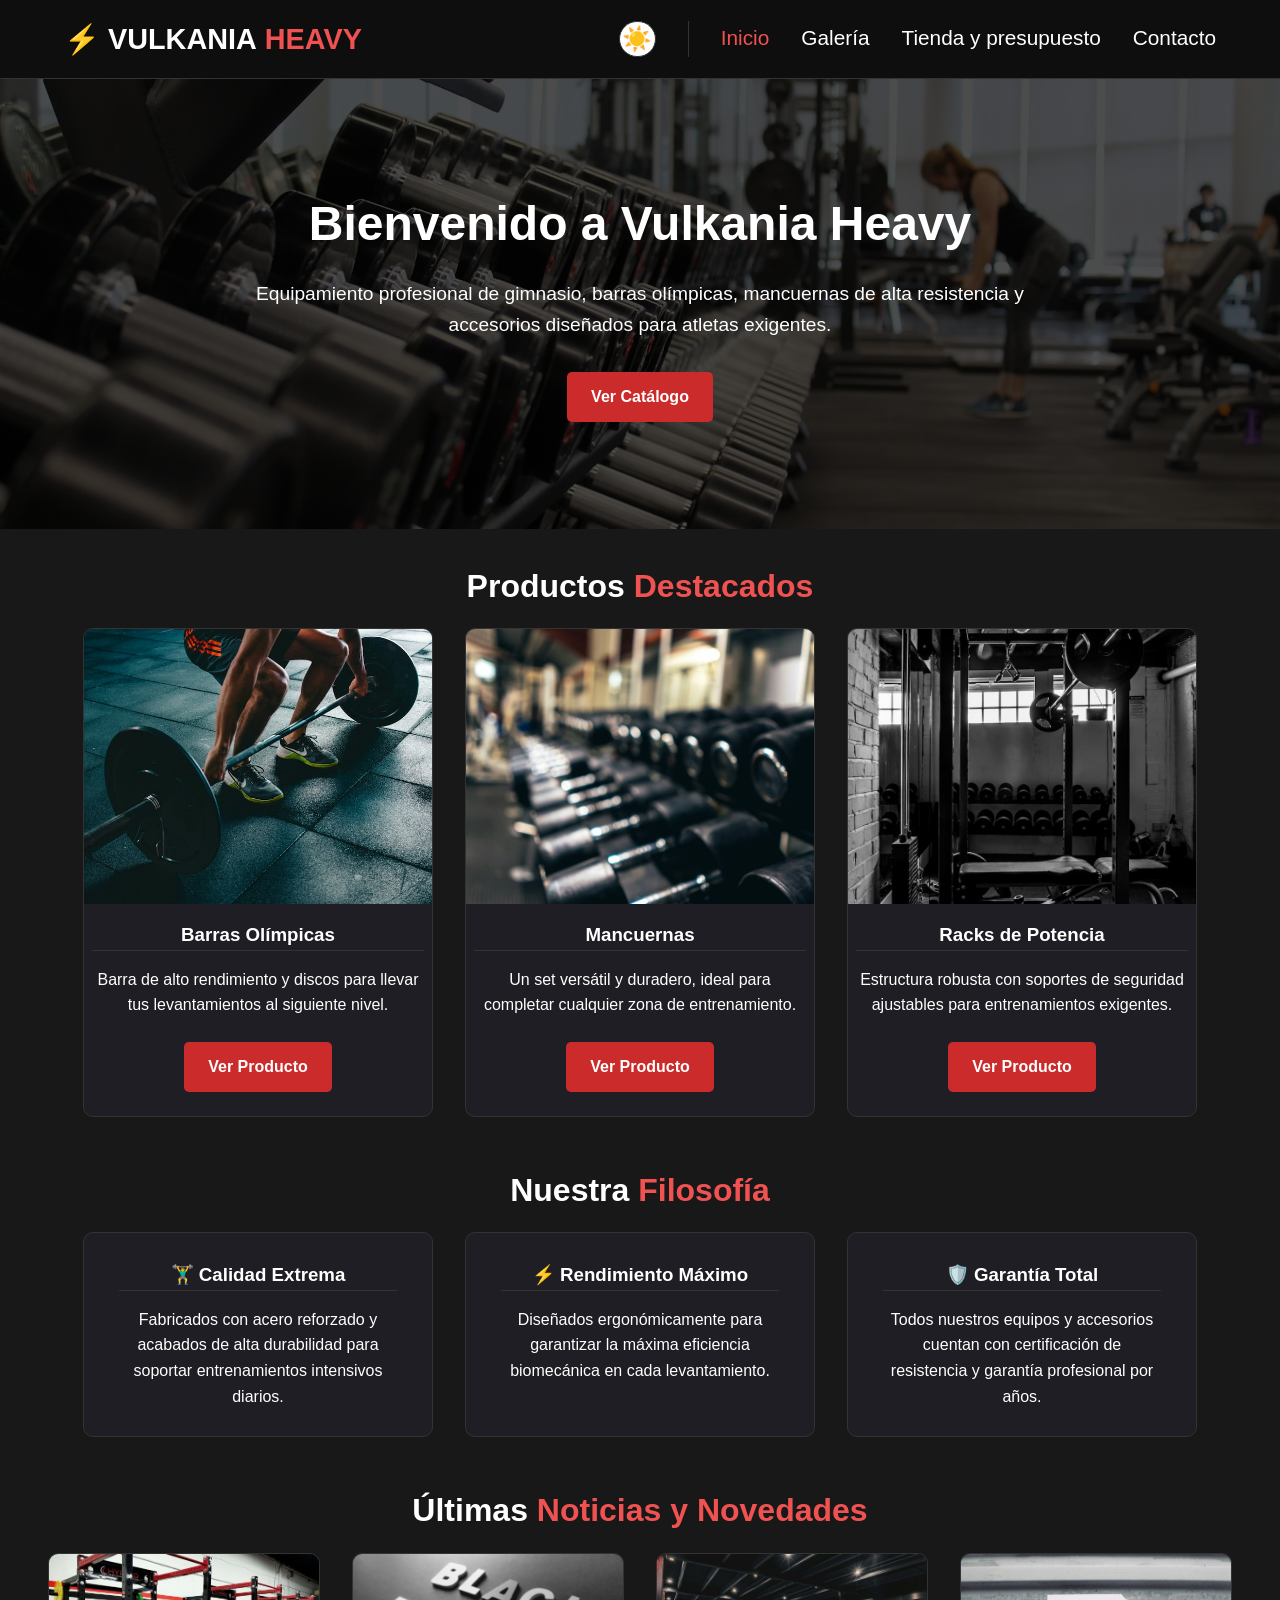
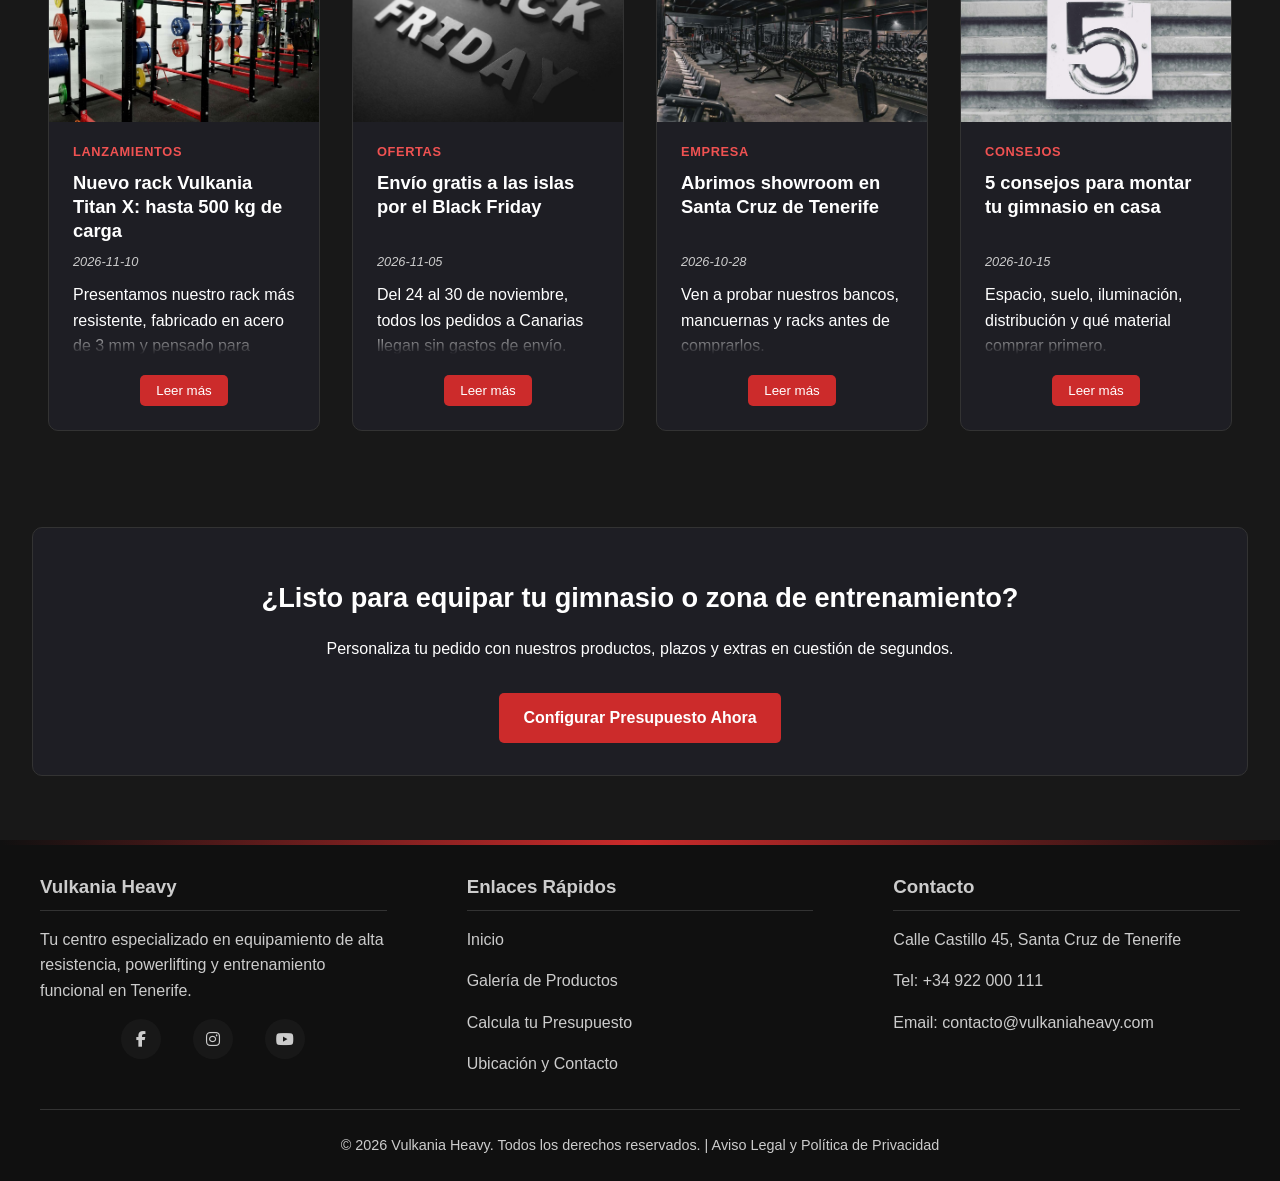
<file: index.html>
<!DOCTYPE html>
<html lang="es" data-tema="oscuro"> 
<head>
    <meta charset="UTF-8">
    <meta name="viewport" content="width=device-width, initial-scale=1.0">
    <meta name="description" content="Venta de productos de gimnasio online de alta calidad y accesorios para entrenamiento">
    <meta name="keywords" content="gimnasio, productos de gimnasio, accesorios de entrenamiento, venta online">
    <meta name="author" content="Miguel Yoel Gonzalez Martin">
    <title>Vulkania Heavy - Inicio</title>
    <!-- Favicon y manifest -->
        <link rel="icon" type="image/png" href="./assets/favicon/favicon-96x96.png" sizes="96x96">
        <link rel="icon" type="image/svg+xml" href="./assets/favicon/favicon.svg">
        <link rel="shortcut icon" href="./assets/favicon/favicon.ico">
        <link rel="apple-touch-icon" sizes="180x180" href="./assets/favicon/apple-touch-icon.png">
        <meta name="apple-mobile-web-app-title" content="Vulkania Heavy">
        <link rel="manifest" href="./assets/favicon/site.webmanifest">
    <!-- Estilos y scripts -->
    <link rel="stylesheet" href="https://cdnjs.cloudflare.com/ajax/libs/font-awesome/6.5.1/css/all.min.css">
    <link rel="stylesheet" href="./css/index.css">
    <link rel="stylesheet" href="./css/noticias.css">
    <script src="./js/index.js" defer></script>
    <script src="./js/noticias.js" defer></script>
</head>
<body>
    <header>
        <div class="nav-container">
            <a href="./index.html" class="logo">⚡ VULKANIA <span>HEAVY</span></a>
            <nav class="nav-links">
                <ul>
                    <li><button type="button" id="tema" class="tema" aria-label="Cambiar tema">🌙</button></li>
                    <li><a href="./index.html" class="active">Inicio</a></li>
                    <li><a href="./views/galeria.html">Galería</a></li>
                    <li><a href="./views/presupuesto.html">Tienda y presupuesto</a></li>
                    <li><a href="./views/contacto.html">Contacto</a></li>
                </ul>
            </nav>
        </div>
    </header>

    <main class="container">
        <!-- Sección 1: Portada -->
        <section class="banner">
            <div class="banner-content">
                <h1>Bienvenido a Vulkania Heavy</h1>
                <p>Equipamiento profesional de gimnasio, barras olímpicas, mancuernas de alta resistencia y accesorios diseñados para atletas exigentes.</p>
                <a href="./views/galeria.html" class="btn">Ver Catálogo</a>
            </div>
        </section>

        <!-- Sección 2: Productos Destacados -->
        <section class="productos-destacados">
            <h2 class="section-title">Productos <span>Destacados</span></h2>
            <div class="cards-grid">
                <div class="card">
                    <img class="card-img" src="./assets/images/producto1.jpg" alt="barra olímpica" width="400" height="400">
                    <h3>Barras Olímpicas</h3>
                    <p>Barra de alto rendimiento y discos para llevar tus levantamientos al siguiente nivel.</p>  
                    <a class="btn-cards" href="./views/galeria.html?categoria=Barras%20y%20discos">Ver Producto</a>        
                </div>

                <div class="card">
                    <img class="card-img" src="./assets/images/producto2.jpg" alt="mancuernas" width="400" height="400">
                    <h3>Mancuernas</h3>
                    <p>Un set versátil y duradero, ideal para completar cualquier zona de entrenamiento.</p>  
                    <a class="btn-cards" href="./views/galeria.html?categoria=Mancuernas%20y%20Kettlebells">Ver Producto</a>        
                </div>

                <div class="card">
                    <img class="card-img" src="./assets/images/producto3.jpg" alt="racks de potencia" width="400" height="400">
                    <h3>Racks de Potencia</h3>
                    <p>Estructura robusta con soportes de seguridad ajustables para entrenamientos exigentes.</p>  
                    <a class="btn-cards" href="./views/galeria.html?categoria=Racks%20y%20Bancos">Ver Producto</a>        
                </div>
            </div>
        </section>

        <!-- Sección 3: Nuestra Filosofía -->
        <section class="filosofia">
            <h2 class="section-title">Nuestra <span>Filosofía</span></h2>
            <div class="cards-grid">
                <div class="card">
                    <h3>🏋️‍♂️ Calidad Extrema</h3>
                    <p>Fabricados con acero reforzado y acabados de alta durabilidad para soportar entrenamientos intensivos diarios.</p>
                </div>
                <div class="card">
                    <h3>⚡ Rendimiento Máximo</h3>
                    <p>Diseñados ergonómicamente para garantizar la máxima eficiencia biomecánica en cada levantamiento.</p>
                </div>
                <div class="card">
                    <h3>🛡️ Garantía Total</h3>
                    <p>Todos nuestros equipos y accesorios cuentan con certificación de resistencia y garantía profesional por años.</p>
                </div>
            </div>
        </section>

        <!-- Sección 4: Noticias -->
        <section id="noticias">
            <h2 class="section-title">Últimas <span>Noticias y Novedades</span></h2>
            <div class="news-container">
                <p class="loading-news">Cargando noticias...</p>
            </div>
        </section>

        <!-- Sección 5: Llamada a Presupuesto -->
        <section class="llamada-presupuesto">
            <h2 class="section-title">¿Listo para equipar tu gimnasio o zona de entrenamiento?</h2>
            <p>Personaliza tu pedido con nuestros productos, plazos y extras en cuestión de segundos.</p>
            <a href="./views/presupuesto.html" class="btn">Configurar Presupuesto Ahora</a>
        </section>

    </main>

    <footer>
        <div class="footer-content">
            <div class="footer-col">
                <h3><a href="./index.html">Vulkania Heavy</a></h3>
                <p>Tu centro especializado en equipamiento de alta resistencia, powerlifting y entrenamiento funcional en Tenerife.</p>
                <div class="social-icons">
                    <a href="https://www.facebook.com" target="_blank" aria-label="Facebook" rel="noopener">
                        <i class="fa-brands fa-facebook-f"></i>
                    </a>

                    <a href="https://www.instagram.com" target="_blank" aria-label="Instagram" rel="noopener">
                        <i class="fa-brands fa-instagram"></i>
                    </a>

                    <a href="https://www.youtube.com" target="_blank" aria-label="YouTube" rel="noopener">
                        <i class="fa-brands fa-youtube"></i>
                    </a>
                </div>
            </div>
            <div class="footer-col">
                <h3>Enlaces Rápidos</h3>
                <p><a href="./index.html">Inicio</a></p>
                <p><a href="./views/galeria.html">Galería de Productos</a></p>
                <p><a href="./views/presupuesto.html">Calcula tu Presupuesto</a></p>
                <p><a href="./views/contacto.html">Ubicación y Contacto</a></p>
            </div>
            <div class="footer-col">
                <h3><a href="./views/contacto.html">Contacto</a></h3>
                <p>Calle Castillo 45, Santa Cruz de Tenerife</p>
                <p>Tel: +34 922 000 111</p>
                <p>Email: contacto@vulkaniaheavy.com</p>
            </div>
        </div>
        <div class="footer-bottom">
            <p>&copy; 2026 Vulkania Heavy. Todos los derechos reservados. | <a href="./views/politica-privacidad.html">Aviso Legal y Política de Privacidad</a></p>
        </div>
    </footer>
</body>
</html>
</file>
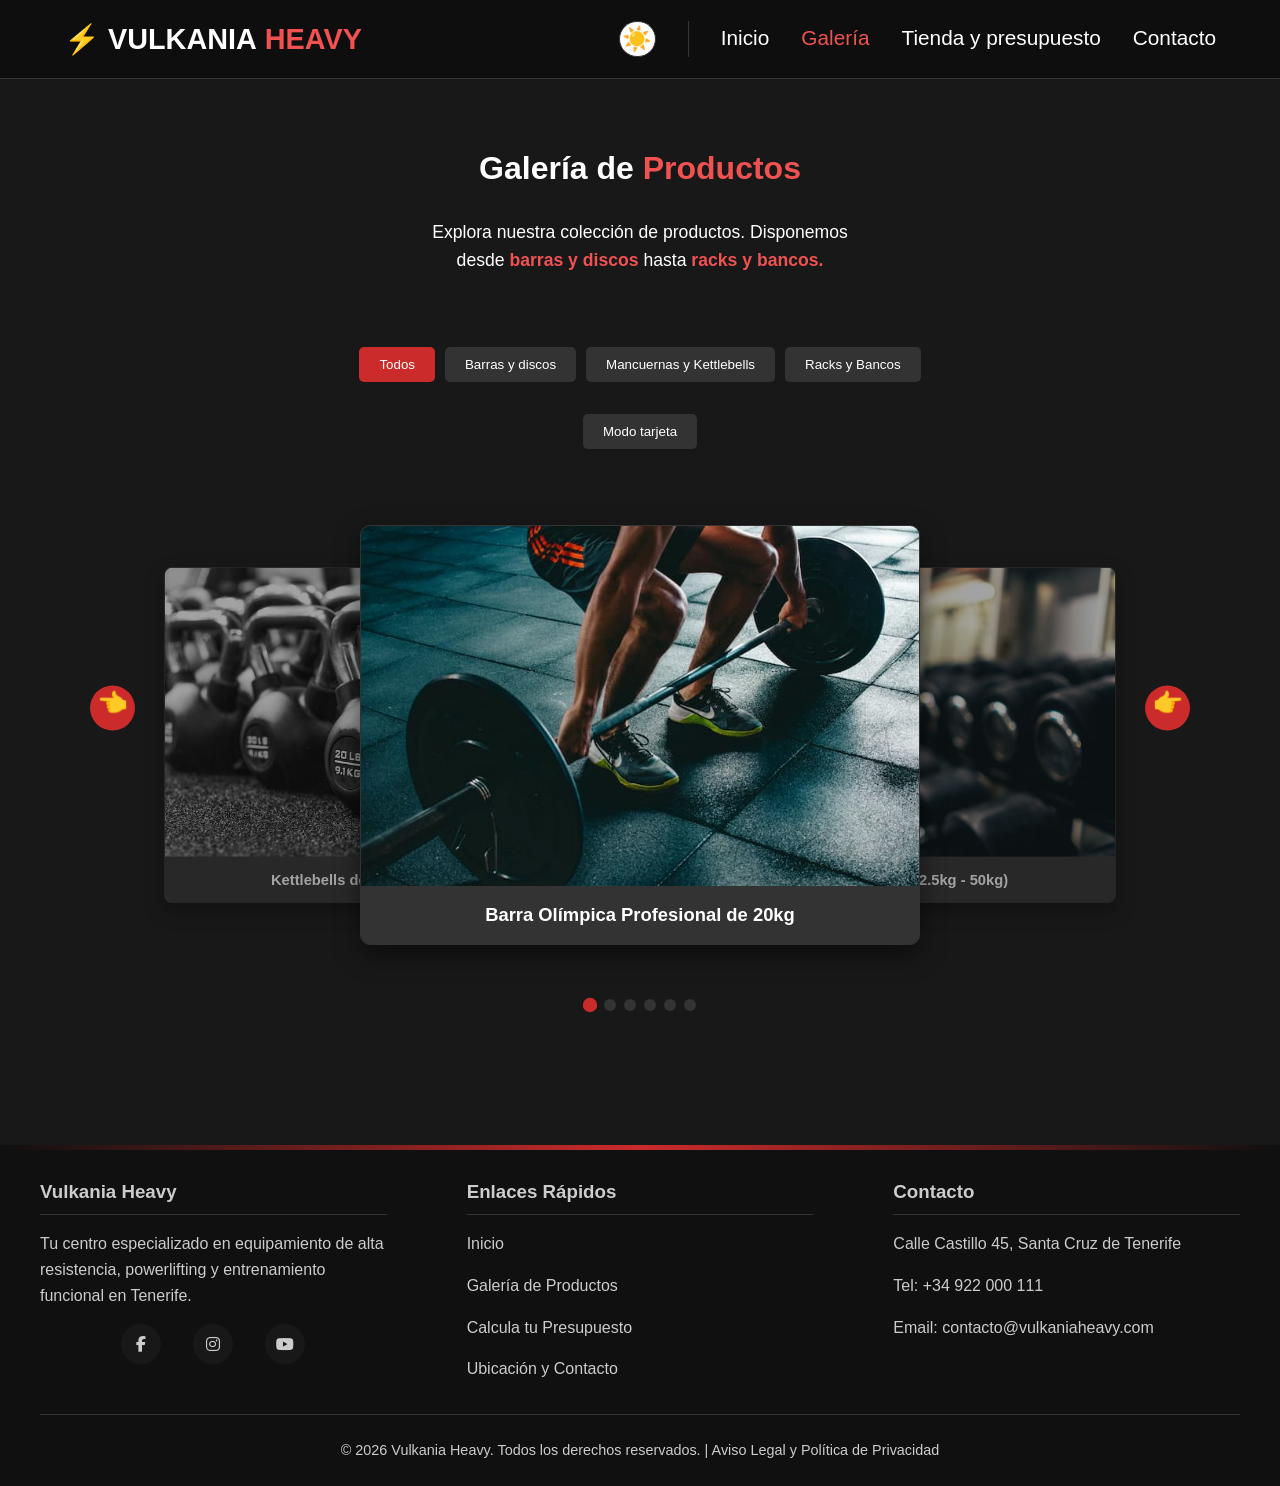
<file: views/galeria.html>
<!DOCTYPE html>
<html lang="es" data-tema="oscuro">
<head>
    <meta charset="UTF-8">
    <meta name="viewport" content="width=device-width, initial-scale=1.0">
    <meta name="description" content="Galería de productos de gimnasio de Vulkania Heavy: barras, discos, mancuernas, kettlebells, racks y bancos">
    <meta name="keywords" content="gimnasio, productos de gimnasio, accesorios de entrenamiento, venta online">
    <meta name="author" content="Miguel Yoel Gonzalez Martin">
    <title>Vulkania Heavy - Galería</title>
    <!-- Favicon y manifest -->
        <link rel="icon" type="image/png" href="../assets/favicon/favicon-96x96.png" sizes="96x96">
        <link rel="icon" type="image/svg+xml" href="../assets/favicon/favicon.svg">
        <link rel="shortcut icon" href="../assets/favicon/favicon.ico">
        <link rel="apple-touch-icon" sizes="180x180" href="../assets/favicon/apple-touch-icon.png">
        <meta name="apple-mobile-web-app-title" content="Vulkania Heavy">
        <link rel="manifest" href="../assets/favicon/site.webmanifest">
    <!-- Estilos y scripts -->
    <link rel="stylesheet" href="https://cdnjs.cloudflare.com/ajax/libs/font-awesome/6.5.1/css/all.min.css">
    <link rel="stylesheet" href="../css/index.css">
    <link rel="stylesheet" href="../css/galeria.css">
    <script src="../js/index.js" defer></script>
    <script src="../js/galeria.js" defer></script>
</head>
<body>
    <header>
        <div class="nav-container">
            <a href="../index.html" class="logo">⚡ VULKANIA <span>HEAVY</span></a>
            <nav class="nav-links">
                <ul>
                    <li><button type="button" id="tema" class="tema" aria-label="Cambiar tema">🌙</button></li>
                    <li><a href="../index.html">Inicio</a></li>
                    <li><a href="./galeria.html" class="active">Galería</a></li>
                    <li><a href="./presupuesto.html">Tienda y presupuesto</a></li>
                    <li><a href="./contacto.html">Contacto</a></li>
                </ul>
            </nav>
        </div>
    </header>

    <main class="container">
        <h1 class="section-title">Galería de <span>Productos</span></h1>
        <h2 class="section-subtitle">Explora nuestra colección de productos. Disponemos desde <span>barras y discos</span> hasta <span>racks y bancos.</span></h2>

        <div class="botones">
            <button type="button" class="filtro active" value="Todos">Todos</button>
            <button type="button" class="filtro" value="Barras y discos">Barras y discos</button>
            <button type="button" class="filtro" value="Mancuernas y Kettlebells">Mancuernas y Kettlebells</button>
            <button type="button" class="filtro" value="Racks y Bancos">Racks y Bancos</button>
        </div>
        <div class="cambiar-modo">
            <button type="button" id="cambiar-modo" class="boton-modo">Modo tarjeta</button>
        </div>    
        
        <div class="carousel-container" id="carousel-container">
            <button type="button" class="carousel-btn prev" id="prevBtn" aria-label="Anterior"><span>👈</span></button>

            <div class="carousel-track" id="carousel-track">
                <div class="carousel-slide" data-categoria="Barras y discos">
                    <img class="producto-img" src="../assets/images/producto1.jpg" alt="Barra Olímpica Profesional de 20kg" width="400" height="400">
                    <p class="producto-parrafo">Barra Olímpica Profesional de 20kg</p>
                </div>
                <div class="carousel-slide" data-categoria="Mancuernas y Kettlebells">
                    <img class="producto-img" src="../assets/images/producto2.jpg" alt="Set de Mancuernas (2.5kg - 50kg)" width="400" height="400">
                    <p class="producto-parrafo">Set de Mancuernas (2.5kg - 50kg)</p>
                </div>
                <div class="carousel-slide" data-categoria="Racks y Bancos">
                    <img class="producto-img" src="../assets/images/producto3.jpg" alt="Rack de Potencia Profesional" width="400" height="400">
                    <p class="producto-parrafo">Rack de Potencia Profesional</p>
                </div>
                <div class="carousel-slide" data-categoria="Barras y discos">
                    <img class="producto-img" src="../assets/images/producto4.jpg" alt="Discos Bumper de Caucho Vírgenes" width="400" height="400">
                    <p class="producto-parrafo">Discos Bumper de Caucho Vírgenes</p>
                </div>
                <div class="carousel-slide" data-categoria="Racks y Bancos">
                    <img class="producto-img" src="../assets/images/producto5.jpg" alt="Banco de Entrenamiento Ajustable" width="400" height="400">
                    <p class="producto-parrafo">Banco de Entrenamiento Ajustable</p>
                </div>
                <div class="carousel-slide" data-categoria="Mancuernas y Kettlebells">
                    <img class="producto-img" src="../assets/images/producto6.jpg" alt="Kettlebells de Acero Competición" width="400" height="400">
                    <p class="producto-parrafo">Kettlebells de Acero Competición</p>
                </div>
            </div>

            <button type="button" class="carousel-btn next" id="nextBtn" aria-label="Siguiente"><span>👉</span></button>
            <div class="carousel-dots" id="carouselDots"></div>
        </div>
    </main>

    <footer>
        <div class="footer-content">
            <div class="footer-col">
                <h3><a href="../index.html">Vulkania Heavy</a></h3>
                <p>Tu centro especializado en equipamiento de alta resistencia, powerlifting y entrenamiento funcional en Tenerife.</p>
                <div class="social-icons">
                    <a href="https://www.facebook.com" target="_blank" aria-label="Facebook" rel="noopener">
                        <i class="fa-brands fa-facebook-f"></i>
                    </a>
                    <a href="https://www.instagram.com" target="_blank" aria-label="Instagram" rel="noopener">
                        <i class="fa-brands fa-instagram"></i>
                    </a>
                    <a href="https://www.youtube.com" target="_blank" aria-label="YouTube" rel="noopener">
                        <i class="fa-brands fa-youtube"></i>
                    </a>
                </div>
            </div>
            <div class="footer-col">
                <h3>Enlaces Rápidos</h3>
                <p><a href="../index.html">Inicio</a></p>
                <p><a href="./galeria.html">Galería de Productos</a></p>
                <p><a href="./presupuesto.html">Calcula tu Presupuesto</a></p>
                <p><a href="./contacto.html">Ubicación y Contacto</a></p>
            </div>
            <div class="footer-col">
                <h3><a href="./contacto.html">Contacto</a></h3>
                <p>Calle Castillo 45, Santa Cruz de Tenerife</p>
                <p>Tel: +34 922 000 111</p>
                <p>Email: contacto@vulkaniaheavy.com</p>
            </div>
        </div>
        <div class="footer-bottom">
            <p>&copy; 2026 Vulkania Heavy. Todos los derechos reservados. | <a href="./politica-privacidad.html">Aviso Legal y Política de Privacidad</a></p>
        </div>
    </footer>

    <div id="lightbox" class="lightbox" role="dialog" aria-label="Imagen ampliada">
        <button type="button" class="boton-lightbox" aria-label="Cerrar imagen">✖</button>
        <img id="lightbox-img" src="../assets/images/producto1.jpg" alt="">
    </div>
</body>
</html>
</file>
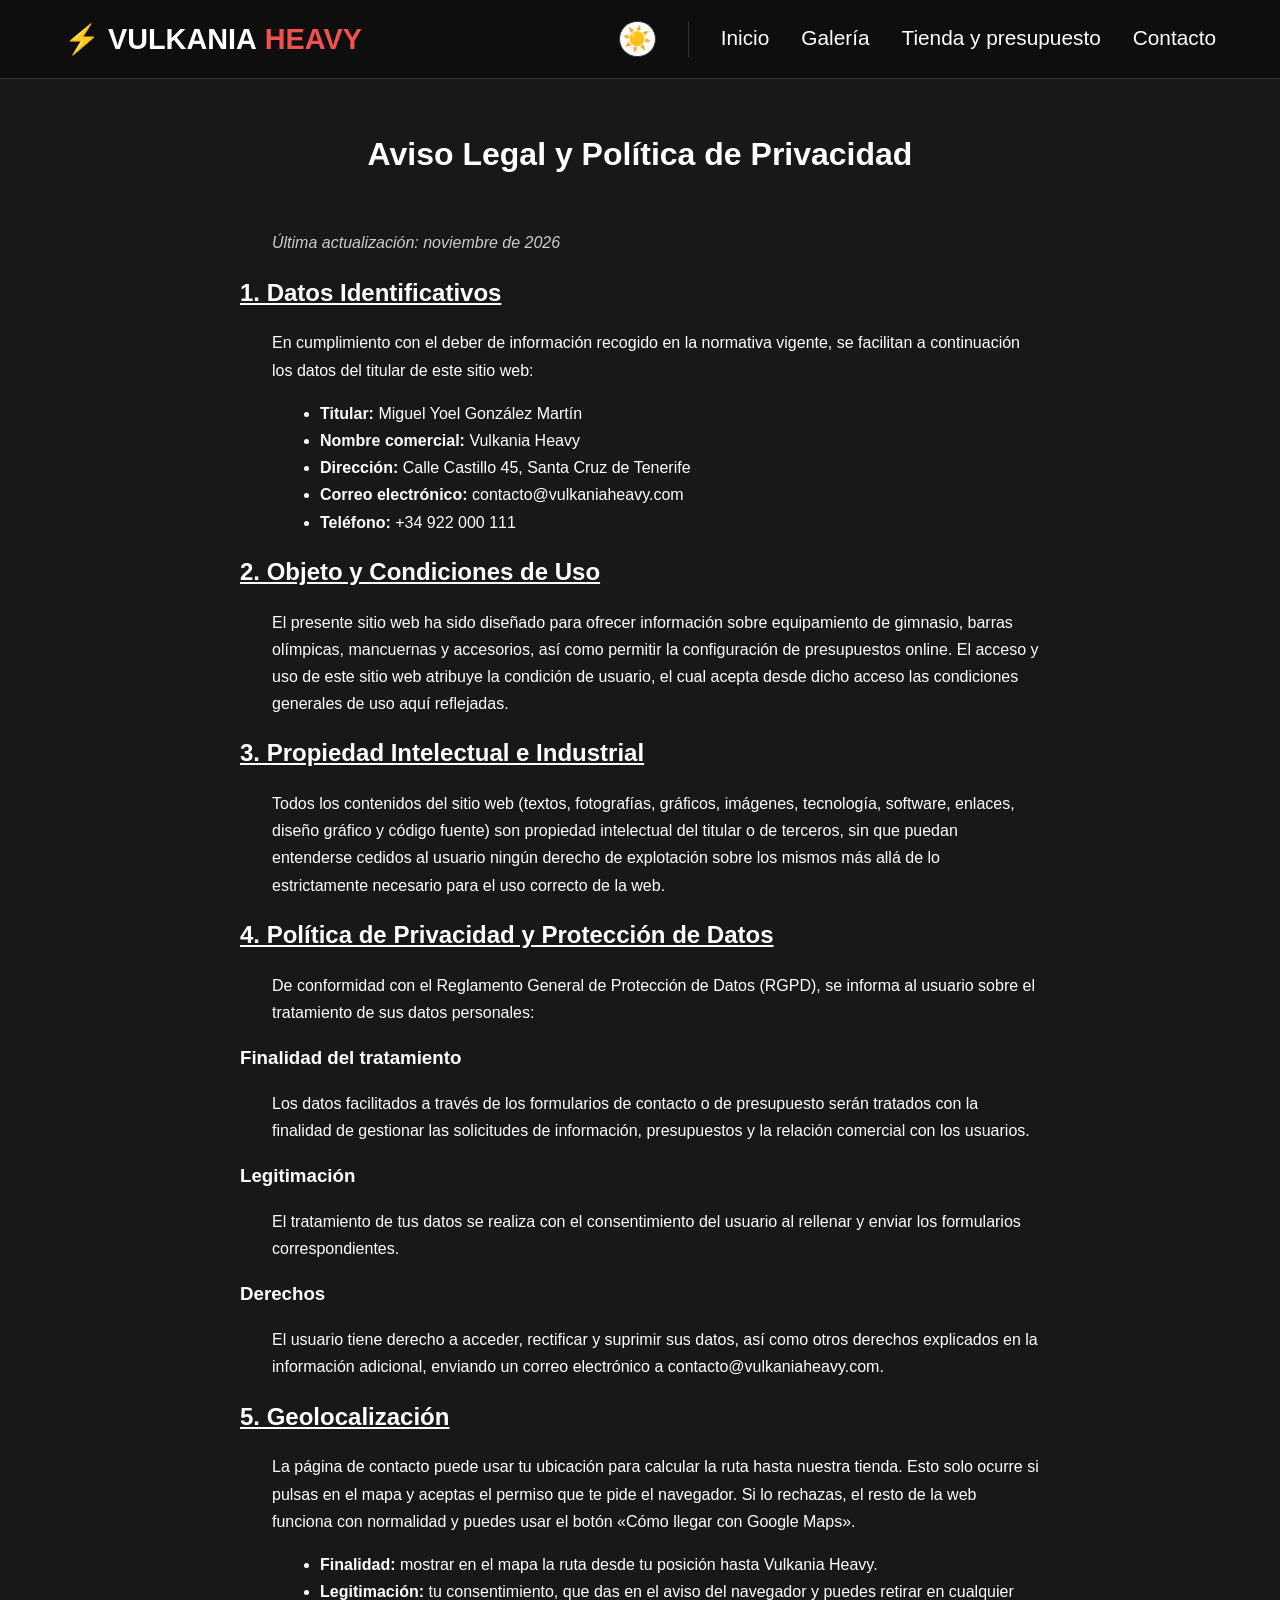
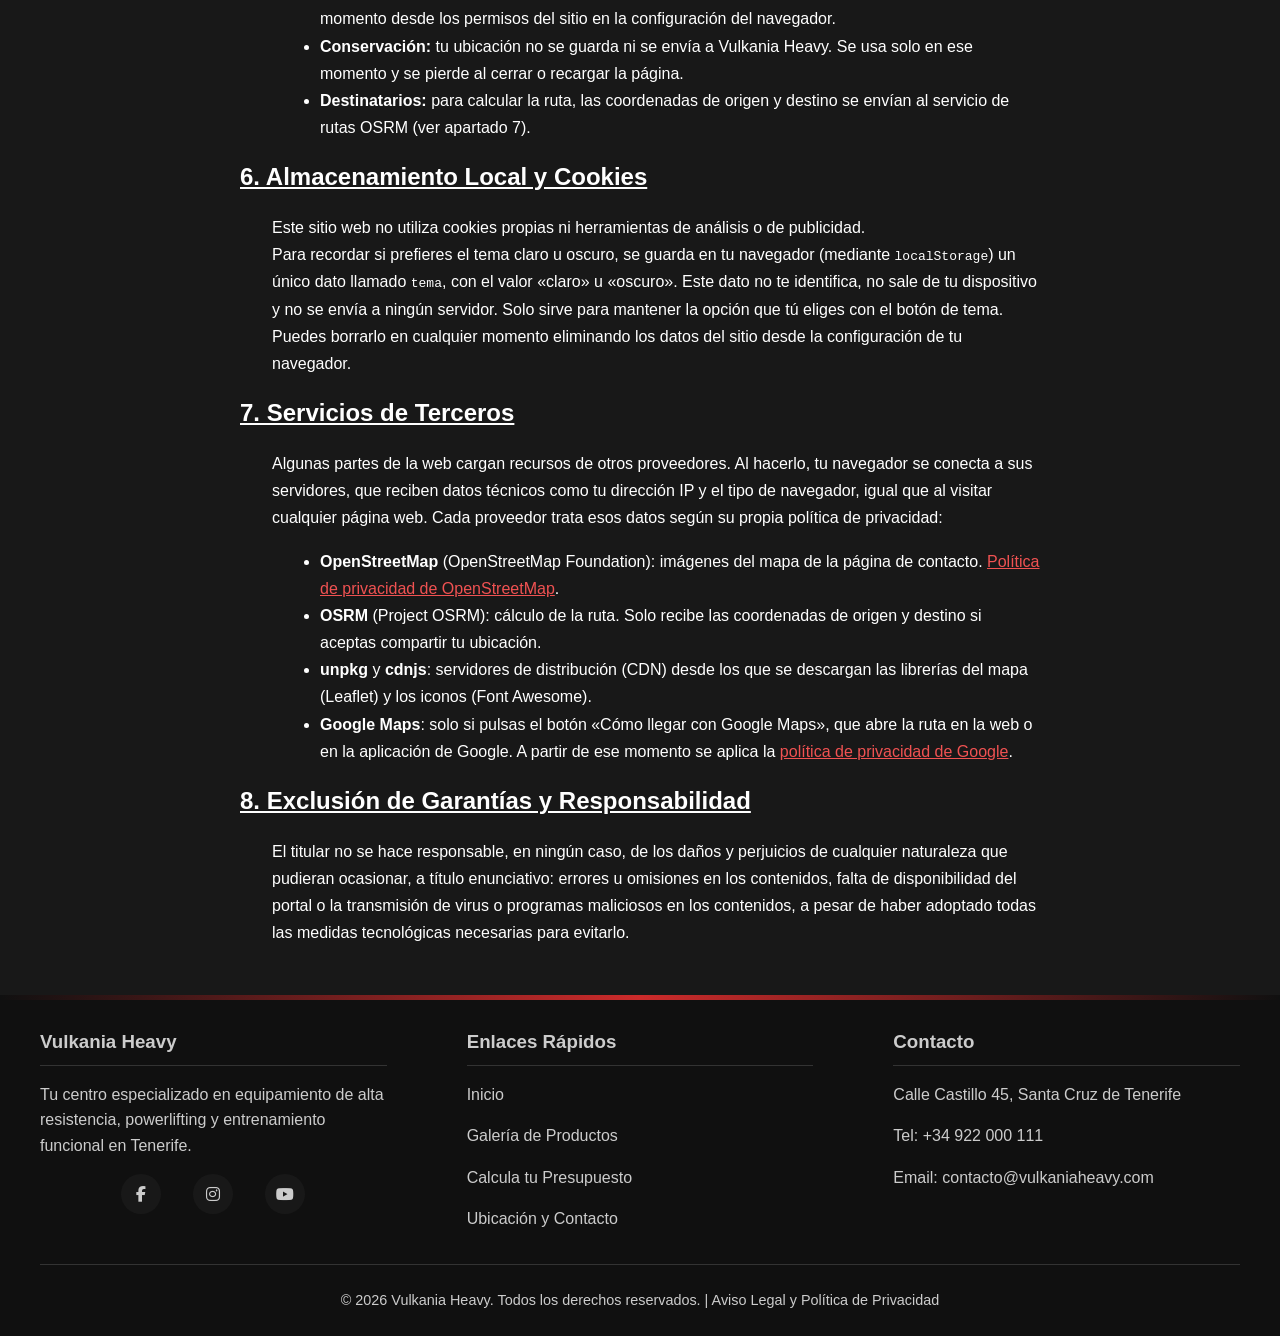
<file: views/politica-privacidad.html>
<!DOCTYPE html>
<html lang="es" data-tema="oscuro">
<head>
    <meta charset="UTF-8">
    <meta name="viewport" content="width=device-width, initial-scale=1.0">
    <meta name="description" content="Aviso Legal y Política de Privacidad de Vulkania Heavy">
    <meta name="keywords" content="ley, aviso legal, política de privacidad, empresa, Vulkania Heavy">
    <meta name="author" content="Miguel Yoel González Martín">
    <title>Aviso Legal y Política de Privacidad</title>
    <!-- Favicon y manifest -->
        <link rel="icon" type="image/png" href="../assets/favicon/favicon-96x96.png" sizes="96x96">
        <link rel="icon" type="image/svg+xml" href="../assets/favicon/favicon.svg">
        <link rel="shortcut icon" href="../assets/favicon/favicon.ico">
        <link rel="apple-touch-icon" sizes="180x180" href="../assets/favicon/apple-touch-icon.png">
        <meta name="apple-mobile-web-app-title" content="Vulkania Heavy">
        <link rel="manifest" href="../assets/favicon/site.webmanifest">
    <!-- Estilos y scripts -->
    <link rel="stylesheet" href="https://cdnjs.cloudflare.com/ajax/libs/font-awesome/6.5.1/css/all.min.css">
    <link rel="stylesheet" href="../css/index.css">
    <link rel="stylesheet" href="../css/politica-privacidad.css">
    <script src="../js/index.js" defer></script>
</head>
<body>
    <header>
        <div class="nav-container">
            <a href="../index.html" class="logo">⚡ VULKANIA <span>HEAVY</span></a>
            <nav class="nav-links">
                <ul>
                    <li><button type="button" id="tema" class="tema" aria-label="Cambiar tema">🌙</button></li>
                    <li><a href="../index.html">Inicio</a></li>
                    <li><a href="./galeria.html">Galería</a></li>
                    <li><a href="./presupuesto.html">Tienda y presupuesto</a></li>
                    <li><a href="./contacto.html">Contacto</a></li>
                </ul>
            </nav>
        </div>
    </header>

    <main class="container">
        <section class="legal-content">
            <h1 class="section-title">Aviso Legal y Política de Privacidad</h1>
            <p class="actualizacion">Última actualización: noviembre de 2026</p>

            <h2>1. Datos Identificativos</h2>
            <p>En cumplimiento con el deber de información recogido en la normativa vigente, se facilitan a continuación los datos del titular de este sitio web:</p>
                <ul>
                    <li><strong>Titular:</strong> Miguel Yoel González Martín</li>
                    <li><strong>Nombre comercial:</strong> Vulkania Heavy</li>
                    <li><strong>Dirección:</strong> Calle Castillo 45, Santa Cruz de Tenerife</li>
                    <li><strong>Correo electrónico:</strong> contacto@vulkaniaheavy.com</li>
                    <li><strong>Teléfono:</strong> +34 922 000 111</li>
                </ul>

            <h2>2. Objeto y Condiciones de Uso</h2>
            <p>El presente sitio web ha sido diseñado para ofrecer información sobre equipamiento de gimnasio, barras olímpicas, mancuernas y accesorios, así como permitir la configuración de presupuestos online. El acceso y uso de este sitio web atribuye la condición de usuario, el cual acepta desde dicho acceso las condiciones generales de uso aquí reflejadas.</p>

            <h2>3. Propiedad Intelectual e Industrial</h2>
            <p>Todos los contenidos del sitio web (textos, fotografías, gráficos, imágenes, tecnología, software, enlaces, diseño gráfico y código fuente) son propiedad intelectual del titular o de terceros, sin que puedan entenderse cedidos al usuario ningún derecho de explotación sobre los mismos más allá de lo estrictamente necesario para el uso correcto de la web.</p>

            <h2>4. Política de Privacidad y Protección de Datos</h2>
            <p>De conformidad con el Reglamento General de Protección de Datos (RGPD), se informa al usuario sobre el tratamiento de sus datos personales:</p>
            
            <h3>Finalidad del tratamiento</h3>
            <p>Los datos facilitados a través de los formularios de contacto o de presupuesto serán tratados con la finalidad de gestionar las solicitudes de información, presupuestos y la relación comercial con los usuarios.</p>

            <h3>Legitimación</h3>
            <p>El tratamiento de tus datos se realiza con el consentimiento del usuario al rellenar y enviar los formularios correspondientes.</p>

            <h3>Derechos</h3>
            <p>El usuario tiene derecho a acceder, rectificar y suprimir sus datos, así como otros derechos explicados en la información adicional, enviando un correo electrónico a contacto@vulkaniaheavy.com.</p>

            <h2>5. Geolocalización</h2>
            <p>La página de contacto puede usar tu ubicación para calcular la ruta hasta nuestra tienda. Esto solo ocurre si pulsas en el mapa y aceptas el permiso que te pide el navegador. Si lo rechazas, el resto de la web funciona con normalidad y puedes usar el botón «Cómo llegar con Google Maps».</p>
                <ul>
                    <li><strong>Finalidad:</strong> mostrar en el mapa la ruta desde tu posición hasta Vulkania Heavy.</li>
                    <li><strong>Legitimación:</strong> tu consentimiento, que das en el aviso del navegador y puedes retirar en cualquier momento desde los permisos del sitio en la configuración del navegador.</li>
                    <li><strong>Conservación:</strong> tu ubicación no se guarda ni se envía a Vulkania Heavy. Se usa solo en ese momento y se pierde al cerrar o recargar la página.</li>
                    <li><strong>Destinatarios:</strong> para calcular la ruta, las coordenadas de origen y destino se envían al servicio de rutas OSRM (ver apartado 7).</li>
                </ul>

            <h2>6. Almacenamiento Local y Cookies</h2>
            <p>Este sitio web no utiliza cookies propias ni herramientas de análisis o de publicidad.</p>
            <p>Para recordar si prefieres el tema claro u oscuro, se guarda en tu navegador (mediante <code>localStorage</code>) un único dato llamado <code>tema</code>, con el valor «claro» u «oscuro». Este dato no te identifica, no sale de tu dispositivo y no se envía a ningún servidor. Solo sirve para mantener la opción que tú eliges con el botón de tema. Puedes borrarlo en cualquier momento eliminando los datos del sitio desde la configuración de tu navegador.</p>

            <h2>7. Servicios de Terceros</h2>
            <p>Algunas partes de la web cargan recursos de otros proveedores. Al hacerlo, tu navegador se conecta a sus servidores, que reciben datos técnicos como tu dirección IP y el tipo de navegador, igual que al visitar cualquier página web. Cada proveedor trata esos datos según su propia política de privacidad:</p>
                <ul>
                    <li><strong>OpenStreetMap</strong> (OpenStreetMap Foundation): imágenes del mapa de la página de contacto. <a href="https://osmfoundation.org/wiki/Privacy_Policy" target="_blank" rel="noopener">Política de privacidad de OpenStreetMap</a>.</li>
                    <li><strong>OSRM</strong> (Project OSRM): cálculo de la ruta. Solo recibe las coordenadas de origen y destino si aceptas compartir tu ubicación.</li>
                    <li><strong>unpkg</strong> y <strong>cdnjs</strong>: servidores de distribución (CDN) desde los que se descargan las librerías del mapa (Leaflet) y los iconos (Font Awesome).</li>
                    <li><strong>Google Maps</strong>: solo si pulsas el botón «Cómo llegar con Google Maps», que abre la ruta en la web o en la aplicación de Google. A partir de ese momento se aplica la <a href="https://policies.google.com/privacy" target="_blank" rel="noopener">política de privacidad de Google</a>.</li>
                </ul>

            <h2>8. Exclusión de Garantías y Responsabilidad</h2>
            <p>El titular no se hace responsable, en ningún caso, de los daños y perjuicios de cualquier naturaleza que pudieran ocasionar, a título enunciativo: errores u omisiones en los contenidos, falta de disponibilidad del portal o la transmisión de virus o programas maliciosos en los contenidos, a pesar de haber adoptado todas las medidas tecnológicas necesarias para evitarlo.</p>
        </section>
    </main>

    <footer>
        <div class="footer-content">
            <div class="footer-col">
                <h3><a href="../index.html">Vulkania Heavy</a></h3>
                <p>Tu centro especializado en equipamiento de alta resistencia, powerlifting y entrenamiento funcional en Tenerife.</p>
                <div class="social-icons">
                    <a href="https://www.facebook.com" target="_blank" aria-label="Facebook" rel="noopener">
                        <i class="fa-brands fa-facebook-f"></i>
                    </a>

                    <a href="https://www.instagram.com" target="_blank" aria-label="Instagram" rel="noopener">
                        <i class="fa-brands fa-instagram"></i>
                    </a>

                    <a href="https://www.youtube.com" target="_blank" aria-label="YouTube" rel="noopener">
                        <i class="fa-brands fa-youtube"></i>
                    </a>
                </div>
            </div>
            <div class="footer-col">
                <h3>Enlaces Rápidos</h3>
                <p><a href="../index.html">Inicio</a></p>
                <p><a href="./galeria.html">Galería de Productos</a></p>
                <p><a href="./presupuesto.html">Calcula tu Presupuesto</a></p>
                <p><a href="./contacto.html">Ubicación y Contacto</a></p>
            </div>
            <div class="footer-col">
                <h3><a href="./contacto.html">Contacto</a></h3>
                <p>Calle Castillo 45, Santa Cruz de Tenerife</p>
                <p>Tel: +34 922 000 111</p>
                <p>Email: contacto@vulkaniaheavy.com</p>
            </div>
        </div>
        <div class="footer-bottom">
            <p>&copy; 2026 Vulkania Heavy. Todos los derechos reservados. | <a href="./politica-privacidad.html">Aviso Legal y Política de Privacidad</a></p>
        </div>
    </footer>
</body>
</html>
</file>
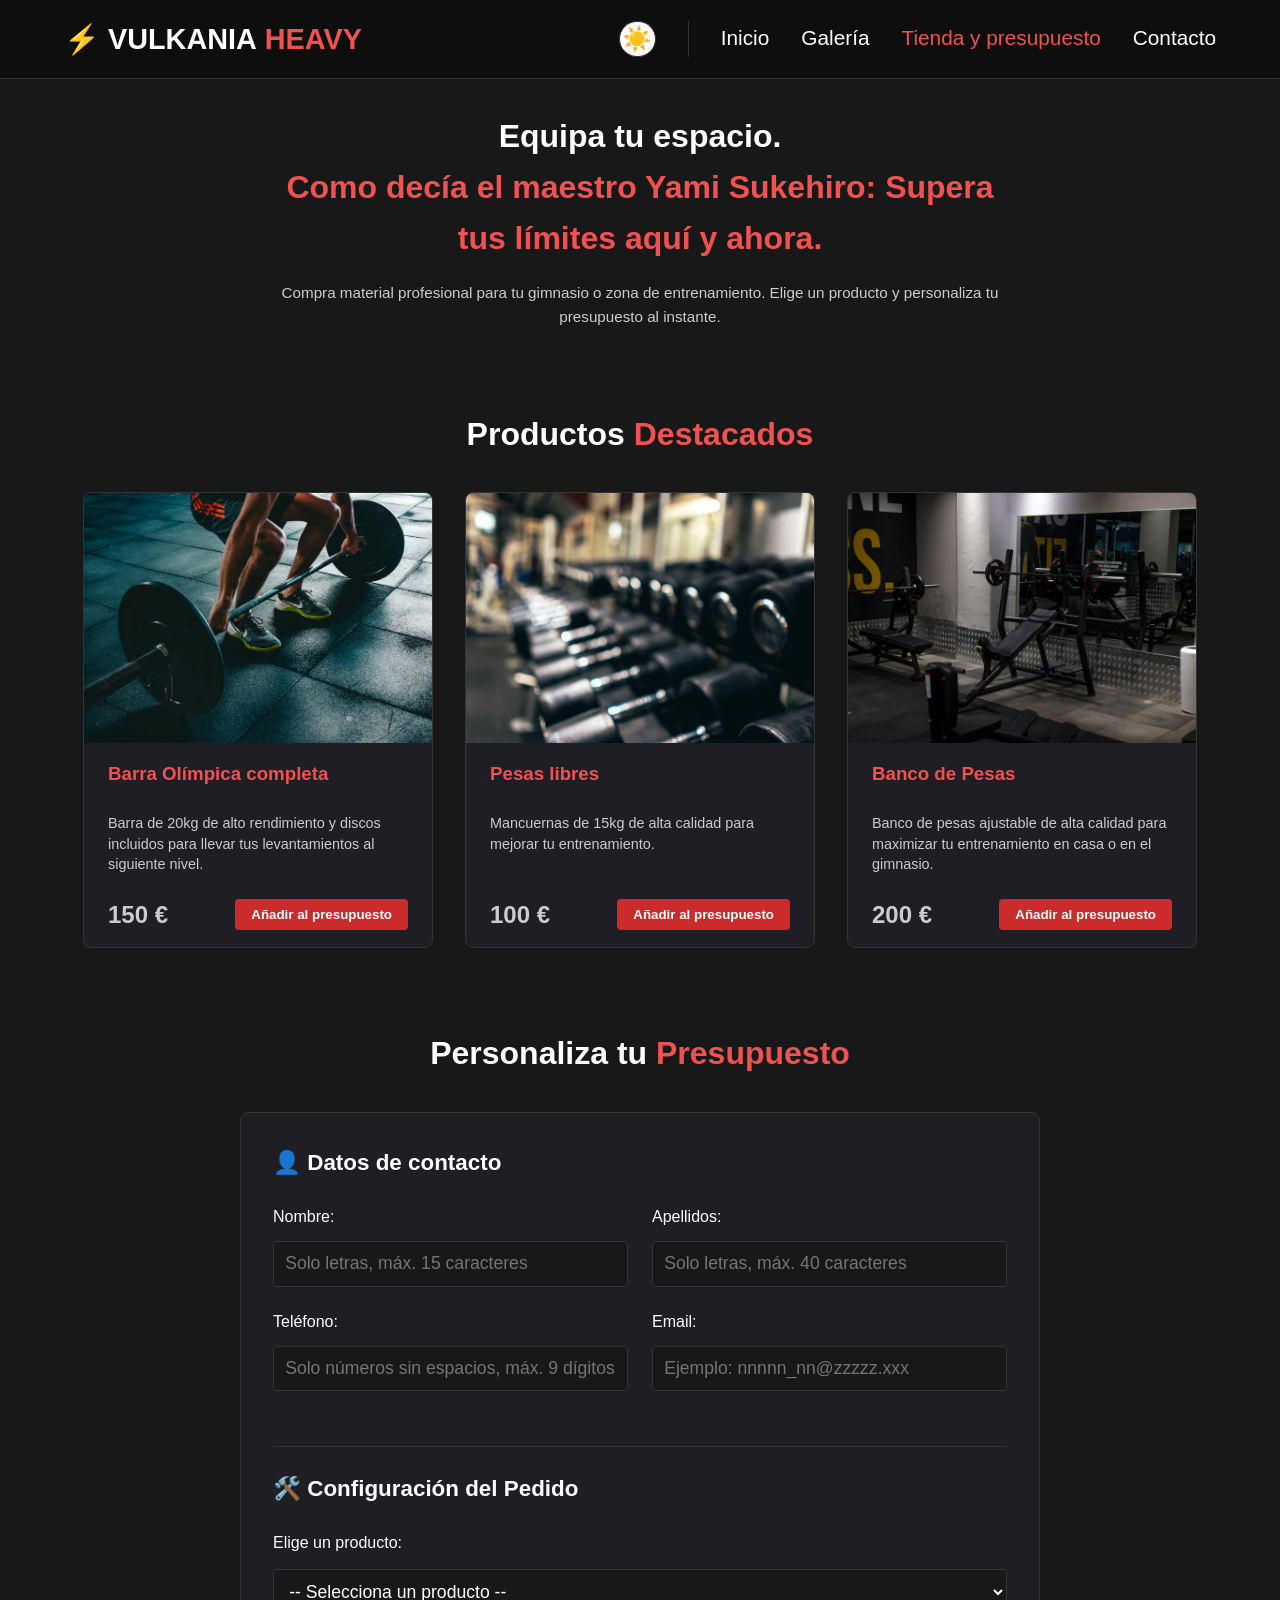
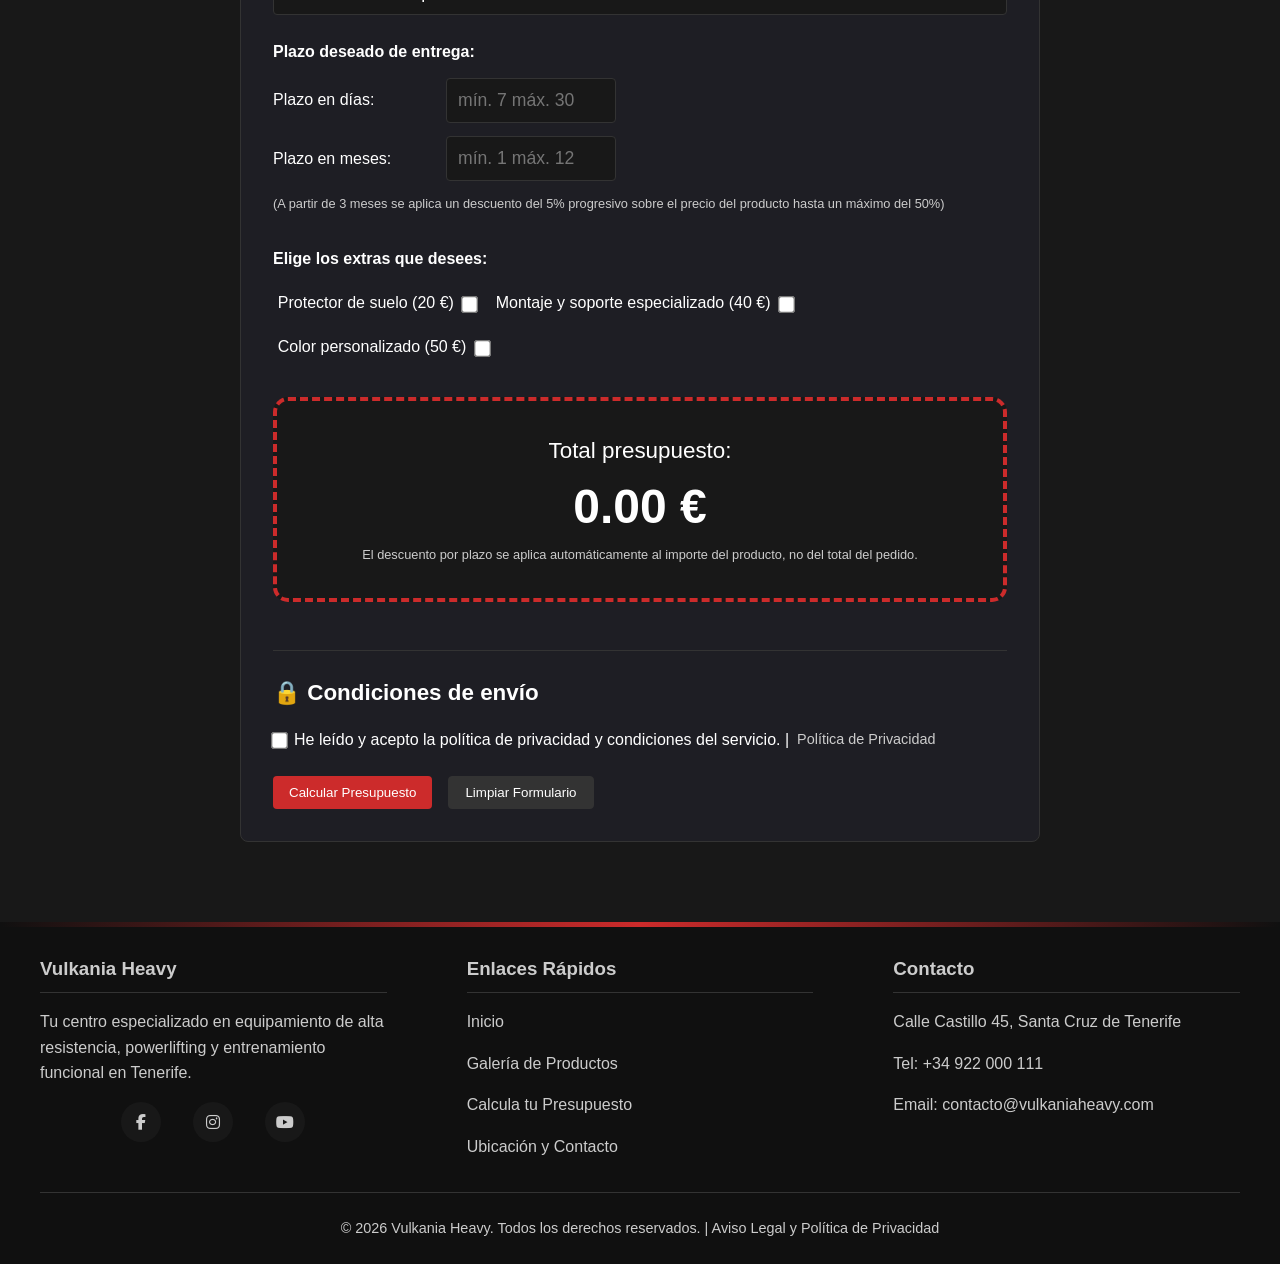
<file: views/presupuesto.html>
<!DOCTYPE html>
<html lang="es" data-tema="oscuro"> 
<head>
    <meta charset="UTF-8">
    <meta name="viewport" content="width=device-width, initial-scale=1.0">
    <meta name="description" content="Venta de productos de gimnasio online de alta calidad y accesorios para entrenamiento">
    <meta name="keywords" content="gimnasio, productos de gimnasio, presupuesto, formulario">
    <meta name="author" content="Miguel Yoel Gonzalez Martin">
    <title>Vulkania Heavy - Presupuesto</title>
    <!-- Favicon y manifest -->
        <link rel="icon" type="image/png" href="../assets/favicon/favicon-96x96.png" sizes="96x96">
        <link rel="icon" type="image/svg+xml" href="../assets/favicon/favicon.svg">
        <link rel="shortcut icon" href="../assets/favicon/favicon.ico">
        <link rel="apple-touch-icon" sizes="180x180" href="../assets/favicon/apple-touch-icon.png">
        <meta name="apple-mobile-web-app-title" content="Vulkania Heavy">
        <link rel="manifest" href="../assets/favicon/site.webmanifest">
    <!-- Estilos y scripts -->
    <link rel="stylesheet" href="https://cdnjs.cloudflare.com/ajax/libs/font-awesome/6.5.1/css/all.min.css">
    <link rel="stylesheet" href="../css/index.css">
    <link rel="stylesheet" href="../css/presupuesto.css">
    <script src="../js/index.js" defer></script>
    <script src="../js/presupuesto.js" defer></script>
</head>
<body>
    <header>
        <div class="nav-container">
            <a href="../index.html" class="logo">⚡ VULKANIA <span>HEAVY</span></a>
            <nav class="nav-links">
                <ul>
                    <li><button type="button" id="tema" class="tema" aria-label="Cambiar tema">🌙</button></li>
                    <li><a href="../index.html">Inicio</a></li>
                    <li><a href="./galeria.html">Galería</a></li>
                    <li><a href="./presupuesto.html" class="active">Tienda y presupuesto</a></li>
                    <li><a href="./contacto.html">Contacto</a></li>
                </ul>
            </nav>
        </div>
    </header>

    <main class="container">
        <section class="introduccion">
            <h1 class="section-title">Equipa tu espacio.<br><span>Como decía el maestro Yami Sukehiro: Supera tus límites aquí y ahora.</span></h1>
            <p class="parrafo-intro">Compra material profesional para tu gimnasio o zona de entrenamiento. Elige un producto y personaliza tu presupuesto al instante.</p>
        </section>

        <section class="destacados">
            <h2 class="section-title">Productos <span>Destacados</span></h2>
            <div class="productos-destacados">
                <article class="producto-grid">
                    <img src="../assets/images/producto1.jpg" class="card-img" width="200" height="200" alt="Barra de alto rendimiento de 20kg">
                    <h3>Barra Olímpica completa</h3>
                    <p>Barra de 20kg de alto rendimiento y discos incluidos para llevar tus levantamientos al siguiente nivel.</p>
                    <div class="shop-product-footer">
                        <p><strong>150 €</strong></p>
                        <button type="button" class="btn" data-precio="150">Añadir al presupuesto</button>
                    </div>
                </article>

                <article class="producto-grid">
                    <img src="../assets/images/producto2.jpg" class="card-img" width="200" height="200" alt="Mancuernas de 15kg de alta calidad">
                    <h3>Pesas libres</h3>
                    <p>Mancuernas de 15kg de alta calidad para mejorar tu entrenamiento.</p>
                    <div class="shop-product-footer">
                        <p><strong>100 €</strong></p>
                        <button type="button" class="btn" data-precio="100">Añadir al presupuesto</button>
                    </div>
                </article>

                <article class="producto-grid">
                    <img src="../assets/images/producto5.jpg" class="card-img" width="200" height="200" alt="Banco de pesas ajustable de alta calidad">
                    <h3>Banco de Pesas</h3>
                    <p>Banco de pesas ajustable de alta calidad para maximizar tu entrenamiento en casa o en el gimnasio.</p>
                    <div class="shop-product-footer">
                        <p><strong>200 €</strong></p>
                        <button type="button" class="btn" data-precio="200">Añadir al presupuesto</button>
                    </div>
                </article>
            </div>
        </section>

        <section class="formulario-presupuesto">
            <h2 class="section-title">Personaliza tu <span>Presupuesto</span></h2>
            <form id="form" class="form" action="#" method="post" novalidate>
                <h3 class="section-title-form">👤 Datos de contacto</h3>
                <div class="form-datos">
                    <div class="campo">
                        <label for="nombre">Nombre:</label>
                        <input type="text" id="nombre" name="nombre" autocomplete="given-name" maxlength="15" placeholder="Solo letras, máx. 15 caracteres">
                        <span class="error" id="error-nombre"></span>
                    </div>
                    <div class="campo">
                        <label for="apellidos">Apellidos:</label>
                        <input type="text" id="apellidos" name="apellidos" maxlength="40" placeholder="Solo letras, máx. 40 caracteres">
                        <span class="error" id="error-apellidos"></span>
                    </div>
                    <div class="campo">
                        <label for="telefono">Teléfono:</label>
                        <input type="tel" id="telefono" name="telefono" autocomplete="tel" inputmode="numeric" maxlength="9" placeholder="Solo números sin espacios, máx. 9 dígitos">
                        <span class="error" id="error-telefono"></span>
                    </div>
                        <div class="campo">
                        <label for="email">Email:</label>
                        <input type="email" id="email" name="email" autocomplete="email" placeholder="Ejemplo: nnnnn_nn@zzzzz.xxx">
                        <span class="error" id="error-email"></span>
                    </div>
                </div>
                <h3 class="section-title-form">🛠️ Configuración del Pedido</h3>
                <div id="form-pedido" class="form-pedido"> 
                    <div class="contenedor-productos">
                        <label for="productos">Elige un producto:</label>
                        <select id="productos" name="productos">
                            <option value="" disabled selected>-- Selecciona un producto --</option>
                            <option value="150">Barra Olímpica de 20kg más discos (150 €)</option>
                            <option value="100">Set de Mancuernas Hexagonales (2.5 - 25kg) (100 €)</option>
                            <option value="200">Banco de pesas ajustable profesional (200 €)</option>
                        </select>
                        <span class="error" id="error-productos"></span>
                    </div>

                    <h4>Plazo deseado de entrega:</h4>
                    <div class="contenedor-plazos">
                        <label for="dias">Plazo en días:</label>
                        <input type="number" id="dias" name="dias" min="7" max="30" step="1" placeholder="mín. 7 máx. 30">

                        <label for="meses">Plazo en meses:</label>
                        <input type="number" id="meses" name="meses" min="1" max="12" step="1" placeholder="mín. 1 máx. 12">
                        <span class="error" id="error-plazo"></span>

                        <p>(A partir de 3 meses se aplica un descuento del 5% progresivo sobre el precio del producto hasta un máximo del 50%)</p>
                    </div>

                    <h4>Elige los extras que desees:</h4>
                    <div class="extras">
                        <label for="protector">Protector de suelo (20 €)
                            <input type="checkbox" id="protector" name="extras" value="20">
                        </label>
                        <label for="soporte">Montaje y soporte especializado (40 €)
                            <input type="checkbox" id="soporte" name="extras" value="40">
                        </label>
                        <label for="color">Color personalizado (50 €)
                            <input type="checkbox" id="color" name="extras" value="50">
                        </label>
                    </div>

                    <div id="total-presupuesto" class="total-presupuesto">
                        <p>Total presupuesto:</p>
                        <p id="total"><span>0.00 €</span></p>
                        <p class="total-mensaje">El descuento por plazo se aplica automáticamente al importe del producto, no del total del pedido.</p>
                    </div>
                </div>

                <div class="form-envio">
                    <h3 class="section-title-form">🔒 Condiciones de envío</h3>
                    <div class="campo-politica">
                        <input type="checkbox" id="envio" name="envio">
                            <label for="envio">He leído y acepto la política de privacidad y condiciones del servicio. |</label>
                            <a href="./politica-privacidad.html" class="politica" target="_blank" rel="noopener">Política de Privacidad</a>
                        <span class="error" id="error-envio"></span>
                    </div>

                    <div class="botones">
                        <button type="submit" id="btn-submit" class="btn-submit">Calcular Presupuesto</button>
                        <button type="reset" id="btn-reset" class="btn-reset">Limpiar Formulario</button>
                    </div>
                </div>
            </form>
        </section>
    </main>

    <footer>
        <div class="footer-content">
            <div class="footer-col">
                <h3><a href="../index.html">Vulkania Heavy</a></h3>
                <p>Tu centro especializado en equipamiento de alta resistencia, powerlifting y entrenamiento funcional en Tenerife.</p>
                <div class="social-icons">
                    <a href="https://www.facebook.com" target="_blank" aria-label="Facebook" rel="noopener">
                        <i class="fa-brands fa-facebook-f"></i>
                    </a>

                    <a href="https://www.instagram.com" target="_blank" aria-label="Instagram" rel="noopener">
                        <i class="fa-brands fa-instagram"></i>
                    </a>

                    <a href="https://www.youtube.com" target="_blank" aria-label="YouTube" rel="noopener">
                        <i class="fa-brands fa-youtube"></i>
                    </a>
                </div>
            </div>
            <div class="footer-col">
                <h3>Enlaces Rápidos</h3>
                <p><a href="../index.html">Inicio</a></p>
                <p><a href="./galeria.html">Galería de Productos</a></p>
                <p><a href="./presupuesto.html">Calcula tu Presupuesto</a></p>
                <p><a href="./contacto.html">Ubicación y Contacto</a></p>
            </div>
            <div class="footer-col">
                <h3><a href="./contacto.html">Contacto</a></h3>
                <p>Calle Castillo 45, Santa Cruz de Tenerife</p>
                <p>Tel: +34 922 000 111</p>
                <p>Email: contacto@vulkaniaheavy.com</p>
            </div>
        </div>
        <div class="footer-bottom">
            <p>&copy; 2026 Vulkania Heavy. Todos los derechos reservados. | <a href="./politica-privacidad.html">Aviso Legal y Política de Privacidad</a></p>
        </div>
    </footer>
</body>
</html>
</file>
<file: css/index.css>
/* RESETEO DE VALORES POR DEFECTO */
*,
*::before,
*::after {
    margin: 0;
    padding: 0;
    box-sizing: border-box;
}

html {
    scroll-behavior: smooth; /* Movimiento fluido al hacer clic en links */
}

/* VARIABLES CSS */
/* Fondo oscuro */
:root {
    --text-main: white;
    --text-main-header: white;
    --text-secondary: #ccc;
    --background-color: #181818;
    --background-footer: #101010;
    --background-color-tema: white;
    --border-color: #333;
    --border-color-tema: #333;
    --accent-color: #cc2b2b;
    --accent-color-hover: #9d1f1f;
    --accent-text: #f05252; /* rojo para TEXTO: contraste AA (4.5:1) sobre fondo oscuro */
    --cards-color: #1e1e24;
    --transition: all 0.3s ease;
    --background-color-header: rgba(14, 14, 14, 0.95);
    --filters-color: #333;
}

/* Fondo claro */
:root[data-tema='claro'] {
    --background-color: #ffffff;
    --background-color-tema: #181818;
    --text-main: #111111;
    --text-secondary: #555555;
    --border-color: #d1d5db;
    --border-color-tema: #393939;
    --cards-color: #e5e7eb;
    --background-footer: #e5e7eb;
    --background-color-header: rgba(194, 192, 192, 0.75);
    --accent-text: #a61b1b; /* rojo para TEXTO: contraste AA (4.5:1) sobre fondo claro */
}

body {
    font-family: 'Segoe UI', Tahoma, Geneva, Verdana, sans-serif;
    background-color: var(--background-color);
    color: var(--text-main);
    display: flex;
    flex-direction: column;
    line-height: 1.6;
    min-height: 100vh;
}

main {
    flex: 1;
}

/* SECCION 0: HEADER */
header {
    background-color: var(--background-color-header);
    backdrop-filter: blur(10px);
    color: var(--text-main);
    border-bottom: 1px solid var(--border-color);
    z-index: 1000;
    position: sticky;
    top: 0;
    padding: 1rem 2rem;
}

.nav-container {
    max-width: 1800px;
    margin: 0 auto;
    display: flex;
    justify-content: space-between;
    align-items: center;
    padding: 0 2rem;
}

.logo {
    font-size: 1.8rem;
    font-weight: 800;
    color: var(--text-main);
    text-decoration: none;
    display: flex;
    align-items: center;
    gap: 0.5rem;
}

.logo span,
.section-title span {
    color: var(--accent-text);
}

.nav-links ul {
    font-size: 1.3rem;
    list-style: none;
    display: flex;
    gap: 2rem;
}

.nav-links li:first-of-type {
    border-right: 1px solid var(--border-color-tema);
    padding-right: 2rem;
}

.nav-links a {
    color: var(--text-main);
    text-decoration: none;
    font-weight: 500;
    transition: var(--transition);
}

.nav-links a:hover,
.nav-links a.active {
    color: var(--accent-text);
}

.tema {
    width: 2.3rem;
    height: 2.3rem;
    padding: 0;
    display: flex;
    align-items: center;
    justify-content: center;
    line-height: 1;
    border: 1px solid var(--border-color);
    background: var(--background-color-tema);
    border-radius: 50%;
    color: var(--text-main);
    font-size: 1.5rem;
    cursor: pointer;
}

/* SECCION 1: PORTADA */
.banner {
    background:
        linear-gradient(rgba(0, 0, 0, 0.7), rgba(0, 0, 0, 0.7)),
        url('../assets/images/banner.jpg') no-repeat center center/cover;
    height: 50vh;
    display: flex;
    align-items: center;
    justify-content: center;
    text-align: center;
}

.banner-content {
    max-width: 800px;
    color: var(--text-main-header);
}

.banner-content h1 {
    font-size: 3rem;
    margin-bottom: 1rem;
}

.banner-content p {
    font-size: 1.2rem;
    margin-bottom: 2rem;
}

.btn {
    display: inline-block;
    padding: 0.75rem 1.5rem;
    background-color: var(--accent-color);
    color: white;
    text-decoration: none;
    font-weight: 600;
    border-radius: 5px;
    transition: var(--transition);
}

.btn:hover,
.btn-cards:hover {
    background-color: var(--accent-color-hover);
}

/* SECCION 2: PRODUCTOS DESTACADOS */
.section-title {
    font-size: 2rem;
    font-weight: 700;
    text-align: center;
    margin-top: 2rem;
    margin-bottom: 1rem;
}

.cards-grid {
    display: grid;
    grid-template-columns: repeat(auto-fit, minmax(280px, 350px));
    justify-content: center;
    gap: 2rem;
    padding: 0rem 2rem 1rem 2rem;
}

.card {
    background-color: var(--cards-color);
    text-align: center;
    border: 1px solid var(--border-color);
    border-radius: 10px;
    overflow: hidden;
    transition: var(--transition);
}

.card:hover {
    border: 1px solid var(--accent-color);
    transform: translateY(-5px);
}

.card p {
    border-top: 1px solid var(--border-color);
    margin: 0 0.5rem 0 0.5rem;
    padding-top: 1rem;
}

.card-img {
    width: 100%;
    height: 275px;
    margin-bottom: 0.5rem;
    object-fit: cover;
}

.btn-cards {
    display: inline-block;
    margin-top: 1.5rem;
    margin-bottom: 1.5rem;
    padding: 0.75rem 1.5rem;
    background-color: var(--accent-color);
    color: white;
    text-decoration: none;
    font-weight: 600;
    border-radius: 5px;
    transition: var(--transition);
    border: none;
    cursor: pointer;
}

/* SECCION 3: NUESTRA FILOSOFÍA */
.filosofia .card {
    padding: 1.7rem;
}

/* La sección 4: Noticias está gestionada en noticias.css y noticias.js */

/* SECCION 5: LLAMADA A PRESUPUESTO */
.llamada-presupuesto {
    text-align: center;
    padding: 1rem 0;
    background-color: var(--cards-color);
    margin: 2rem 2rem 4rem 2rem;
    border-radius: 10px;
    border: 1px solid var(--border-color);
}

.llamada-presupuesto .btn {
    margin-top: 2rem;
    margin-bottom: 1rem;
}

.llamada-presupuesto h2 {
    font-size: 1.7rem;
}

/* ESTILOS DEL FOOTER */
footer {
    background-color: var(--background-footer);
    color: var(--text-secondary);
    border-top: none;
    position: relative;
    padding: 2rem 2rem 1.5rem;
    font-size: 1rem;
}

.footer-content {
    max-width: 1200px;
    margin: 0 auto;
    display: grid;
    grid-template-columns: repeat(auto-fit, minmax(250px, 1fr));
    gap: 5rem;
    margin-bottom: 2rem;
}

/* Barra de gradiente en el footer */
.footer-content::before {
    content: '';
    position: absolute;
    top: 0;
    left: 0;
    width: 100%;
    height: 5px;
    background: linear-gradient(to right, transparent, var(--accent-color), transparent);
}

.footer-col h3 {
    padding-bottom: 0.5rem;
    border-bottom: 1px solid var(--border-color);
}

.footer-content a {
    color: var(--text-secondary);
    text-decoration: none;
    transition: var(--transition);
}
.footer-content a:hover {
    color: var(--accent-text);
}

.footer-col {
    display: flex;
    flex-direction: column;
    gap: 1rem;
}

.social-icons {
    display: flex;
    gap: 2rem;
    justify-content: center;
}

.social-icons a {
    display: flex;
    align-items: center;
    justify-content: center;
    width: 40px;
    height: 40px;
    border-radius: 50%;
    background-color: var(--background-color);
    color: var(--text-secondary);
    transition: var(--transition);
}
.social-icons a:hover {
    background-color: var(--accent-color);
    color: var(--text-main);
}

.footer-bottom {
    max-width: 1200px;
    margin: 0 auto;
    text-align: center;
    padding-top: 1.5rem;
    border-top: 1px solid var(--border-color);
    color: var(--text-secondary);
    font-size: 0.9rem;
}

.footer-bottom a {
    color: var(--text-secondary);
    text-decoration: none;
    transition: var(--transition);
}
.footer-bottom a:hover {
    color: var(--text-main);
}

img {
    max-width: 100%;
}

/* RESPONSIVE (MEDIA QUERIES)
Enfoque "desktop-first": se usa max-width.
    - 1200px: tablet horizontal / portátil pequeño
    - 768px:  tablet vertical
    - 480px:  móvil
    - 360px:  móvil pequeño
*/

/* TABLET HORIZONTAL (hasta 1200px) */
@media (max-width: 1200px) {
    /* Header */
    header {
        padding: 1rem 1.5rem;
    }

    .nav-container {
        flex-wrap: wrap;
        row-gap: 0.75rem;
        padding: 0 1rem;
    }

    .nav-links ul {
        font-size: 1.1rem;
        gap: 1.25rem;
    }

    .nav-links li:first-of-type {
        padding-right: 1.5rem;
    }

    .banner-content h1 {
        font-size: 2.5rem;
    }

    .cards-grid {
        gap: 1.5rem;
        padding: 0 1.5rem 1rem;
    }

    .footer-content {
        gap: 3rem;
    }
}

/* TABLET VERTICAL (hasta 768px) */
@media (max-width: 768px) {
    /* Header: el logo y los enlaces pueden saltar de línea */
    header {
        padding: 0.75rem 1rem;
    }

    .nav-container {
        padding: 0;
        flex-wrap: wrap;
        gap: 0.75rem;
    }

    .logo {
        font-size: 1.5rem;
    }

    .nav-links ul {
        font-size: 1rem;
        gap: 1rem;
        flex-wrap: wrap;
    }

    .nav-links li:first-of-type {
        padding-right: 1rem;
    }

    /* Portada: altura mínima en vez de fija, para que el texto nunca se corte */
    .banner {
        height: auto;
        min-height: 50vh;
        padding: 3rem 1.5rem;
    }

    .banner-content h1 {
        font-size: 2rem;
    }

    .banner-content p {
        font-size: 1.1rem;
        margin-bottom: 1.5rem;
    }

    /* Productos y filosofía */
    .section-title {
        font-size: 1.7rem;
    }

    .cards-grid {
        padding: 0 1rem 1rem;
    }

    .card-img {
        height: 220px;
    }

    .filosofia .card {
        padding: 1.3rem;
    }

    /* Llamada a presupuesto */
    .llamada-presupuesto {
        margin: 1.5rem 1rem 3rem 1rem;
        padding: 1rem;
    }

    .llamada-presupuesto h2 {
        font-size: 1.5rem;
    }

    /* Footer: 2 columnas */
    footer {
        padding: 1.5rem 1rem 1rem;
    }

    .footer-content {
        grid-template-columns: repeat(2, 1fr);
        gap: 2rem;
    }
}

/* MÓVIL (hasta 480px) */
@media (max-width: 480px) {
    /* Header: logo arriba y enlaces debajo, centrados */
    .nav-container {
        flex-direction: column;
        gap: 0.5rem;
    }

    .nav-links ul {
        flex-wrap: wrap;
        justify-content: center;
        gap: 0.4rem;
        font-size: 0.85rem;
    }

    .nav-links li:first-of-type {
        padding-right: 0.4rem;
    }

    /* Portada */
    .banner {
        padding: 2rem 1rem;
    }

    .banner-content h1 {
        font-size: 1.7rem;
    }

    .banner-content p {
        font-size: 1rem;
    }

    .btn {
        padding: 0.65rem 1.2rem;
    }

    /* Tarjetas: 1 columna (con minmax(280px) en pantallas de 320px la tarjeta invadía el margen derecho) */
    .section-title {
        font-size: 1.5rem;
    }

    .cards-grid {
        grid-template-columns: 1fr;
        gap: 1.25rem;
        padding: 0 1rem 1rem;
    }

    .card-img {
        height: 200px;
    }

    /* Llamada a presupuesto */
    .llamada-presupuesto {
        margin: 1rem 0.75rem 2.5rem 0.75rem;
    }

    .llamada-presupuesto h2 {
        font-size: 1.3rem;
    }

    /* Footer: 1 columna */
    .footer-content {
        grid-template-columns: 1fr;
        gap: 1.5rem;
    }

    .social-icons {
        gap: 1.25rem;
    }

    .footer-bottom {
        font-size: 0.8rem;
    }
}

/* MÓVIL PEQUEÑO (hasta 360px) */
@media (max-width: 360px) {
    .logo {
        font-size: 1.3rem;
    }

    .banner-content h1 {
        font-size: 1.5rem;
    }

    .section-title {
        font-size: 1.35rem;
    }
}
</file>
<file: css/noticias.css>
#noticias .news-container {
    display: grid;
    grid-template-columns: repeat(4, 1fr); /* 4 columnas iguales */
    gap: 2rem;
    align-items: start; /* al abrir una noticia, las demás no se estiran */
    max-width: 1400px; /* en pantallas enormes no se estiran demasiado */
    margin: 0 auto 6rem; /* centrado */
    padding: 0 clamp(1rem, 4vw, 3rem); /* margen lateral que se adapta */
}

.noticia {
    display: flex;
    flex-direction: column;
    background-color: var(--cards-color);
    border: 1px solid var(--border-color);
    border-radius: 10px;
    overflow: hidden;
    width: 100%;
    transition: var(--transition);
}

.categoria {
    font-size: 0.8rem;
    font-weight: bold;
    text-transform: uppercase; /* LANZAMIENTOS, OFERTAS... */
    letter-spacing: 0.05em;
    color: var(--accent-text);
    margin: 1.25rem 1.5rem 0;
}

.noticia img {
    width: 100%;
    aspect-ratio: 16 / 10; /* misma forma en todas las columnas */
    object-fit: cover;
}

.contenido-noticia {
    padding: 0.5rem 1.5rem 0;
    display: flex;
    flex-direction: column;
    gap: 0.6rem;
}

.contenido-noticia h3 {
    font-size: 1.15rem;
    line-height: 1.3;
    min-height: 3.9em; /* hueco para 3 líneas: todas las tarjetas miden igual */
}

.contenido-noticia time {
    font-size: 0.8rem;
    color: var(--text-secondary);
    font-style: italic;
}

.noticia:hover {
    transform: translateY(-5px);
    border-color: var(--accent-color);
}

.botones-noticia {
    margin-top: auto; /* empuja el botón al fondo: todos a la misma altura */
    display: flex;
    justify-content: center;
    padding: 1rem 1.5rem 1.5rem;
}
.botones-noticia button {
    background-color: var(--accent-color);
    color: white;
    border: none;
    border-radius: 5px;
    padding: 0.5rem 1rem;
    cursor: pointer;
    transition: background-color 0.3s ease;
}
.botones-noticia button:hover {
    background-color: var(--accent-color-hover);
}

/* TEXTO DIFUMINADO */

/* Caja del texto: cerrada deja ver aproximadamente 3 líneas */
.texto-noticia {
    position: relative;
    max-height: 4.8em; /* 3 líneas x line-height 1.6 */
    overflow: hidden;
    transition: max-height 0.5s ease;
}

.texto-noticia p + p {
    margin-top: 0.75rem;
}

/* Capa encima del texto que va de transparente al color de la tarjeta */
.texto-noticia::after {
    content: '';
    position: absolute;
    left: 0;
    right: 0;
    bottom: 0;
    height: 2em; /* difumina la última línea */
    background: linear-gradient(to bottom, transparent, var(--cards-color) 85%);
    pointer-events: none; /* no molesta al hacer clic */
    transition: opacity 0.3s ease;
}

/* Tarjeta abierta: el max-height lo pone noticias.js con la altura real del texto,
   así la animación dura lo mismo al abrir y al cerrar (sin parón) */
.noticia.abierta .texto-noticia::after {
    opacity: 0;
}

/* RESPONSIVE MEDIA QUERIES */
@media (max-width: 1200px) {
    #noticias .news-container {
        grid-template-columns: repeat(2, 1fr);
    }

    .contenido-noticia h3 {
        min-height: 2.6em; /* con 2 columnas los títulos caben en 2 líneas */
    }
}

@media (max-width: 600px) {
    #noticias .news-container {
        grid-template-columns: minmax(0, 400px); /* 1 columna, máx. 400px */
        justify-content: center;
    }

    .contenido-noticia h3 {
        min-height: 0;
    }
}
</file>
<file: css/galeria.css>
/* ESTILOS PARA EL CONTENEDOR DE LA GALERIA */
.container {
    display: flex;
    flex-direction: column;
    padding: 2rem;
}

.section-subtitle {
    max-width: 50ch;
    margin: 0.5rem auto;
    padding: 0 1rem;
    text-align: center;
    font-size: 1.1rem;
    font-weight: normal;
    color: var(--text-main);
}

.section-subtitle span {
    font-weight: bold;
    color: var(--accent-text);
}

/* BOTON CAMBIAR MODO */
.cambiar-modo {
    display: flex;
    justify-content: center;
    align-items: center;
}
.cambiar-modo button {
    padding: 10px 20px;
    border: none;
    border-radius: 5px;
    background-color: var(--filters-color);
    color: white;
    cursor: pointer;
    transition: background-color 0.3s;
    margin-bottom: 1.5rem;
}

.cambiar-modo button:hover {
    background-color: var(--accent-color-hover);
}

/* BOTONES DE FILTRO */
.botones {
    display: flex;
    flex-wrap: wrap;
    justify-content: center;
    align-items: center;
    gap: 10px;
    margin-top: 4rem;
    margin-bottom: 2rem;
}

.filtro {
    padding: 10px 20px;
    border: none;
    border-radius: 5px;
    background-color: var(--filters-color);
    color: white;
    cursor: pointer;
    transition: background-color 0.3s;
}

.filtro:hover {
    background-color: var(--accent-color-hover);
}

.filtro.active {
    background-color: var(--accent-color);
}

/* ESTILO DEL MODO TARJETA */
.tarjetas-track {
    display: grid;
    grid-template-columns: repeat(auto-fit, minmax(min(280px, 100%), 350px));
    justify-content: center;
    gap: 2rem;
    padding: 0rem 2rem 1rem 2rem;
}

.tarjeta-modo {
    display: flex;
    flex-direction: column;
    border-radius: 10px;
    overflow: hidden; /* para que la imagen respete las esquinas redondeadas */
    box-shadow: 0 4px 12px rgba(0, 0, 0, 0.4);
    cursor: pointer;
}

.tarjeta-modo img {
    width: 100%; /* ocupa el ancho de la tarjeta (máx. 350px por el grid) */
    height: 220px;
    object-fit: cover;
    display: block;
}

.tarjeta-modo p {
    padding: 10px;
    color: white;
    text-align: center;
    font-weight: bold;
    background: var(--border-color-tema);
}

/* Ocultar tarjetas en modo tarjeta si tienen el atributo hidden por los filtros*/
.tarjeta-modo[hidden] {
    display: none;
}

/* ESTILO DEL MODOCARRUSEL */
.carousel-container {
    position: relative;
    width: 450px;
    max-width: 100%;
    height: 380px;
    margin: 0 auto 5rem auto;
    display: flex;
    flex-direction: column;
    align-items: center;
    justify-content: center;
}

.carousel-track {
    position: relative;
    width: 100%;
    height: 300px;
    display: flex;
    justify-content: center;
    align-items: center;
}

.carousel-slide {
    position: absolute;
    width: 320px;
    height: 260px;
    overflow: hidden;
    border-radius: 10px;
    border: 1px solid var(--border-color);
    background-color: var(--filters-color);
    box-shadow: 0 10px 25px rgba(0, 0, 0, 0.5);
    opacity: 0;
    transform: scale(0.5);
    z-index: 1;
    pointer-events: none;
    transition:
        transform 0.5s ease,
        opacity 0.5s ease;
}

/* Las slides y los dots ocultos por el filtro */
.carousel-slide[hidden],
.dot[hidden] {
    display: none;
}

.carousel-slide img {
    width: 100%;
    height: 100%;
    object-fit: cover;
    display: block;
    transition: transform 0.3s ease;
}

.carousel-slide:hover img {
    transform: scale(1.1);
}

.carousel-slide p {
    position: absolute;
    bottom: 0;
    left: 0;
    right: 0;
    padding: 10px;
    color: white;
    text-align: center;
    font-weight: bold;
    background: var(--border-color-tema);
}

/* Estados de posición del carrusel */
.carousel-slide.active {
    opacity: 1;
    transform: translateX(0) scale(1);
    z-index: 3;
    pointer-events: auto;
    cursor: zoom-in;
}

.carousel-slide.prev,
.carousel-slide.next {
    opacity: 0.6;
    z-index: 2;
    pointer-events: auto;
    cursor: pointer;
}

.carousel-slide.prev {
    transform: translateX(-45%) scale(0.8);
}

.carousel-slide.next {
    transform: translateX(45%) scale(0.8);
}

/* Flechas del carrusel */
.carousel-btn {
    position: absolute;
    top: 42%;
    transform: translateY(-50%);
    z-index: 10;
    display: flex;
    align-items: center;
    justify-content: center;
    width: 45px;
    height: 45px;
    border: none;
    border-radius: 50%;
    background-color: var(--accent-color);
    cursor: pointer;
    transition: background-color 0.3s;
}

.carousel-btn:hover {
    background-color: var(--accent-color-hover);
}

.carousel-btn.prev {
    left: -120px;
}

.carousel-btn.next {
    right: -120px;
}

.carousel-btn span {
    display: flex;
    transform: translateY(-20%);
    font-size: 1.5rem;
}

/* Puntos indicadores (dots) */
.carousel-dots {
    display: flex;
    justify-content: center;
    gap: 0.5rem;
    margin-top: 1.5rem;
}

.dot {
    width: 12px;
    height: 12px;
    border: none;
    border-radius: 50%;
    background-color: var(--border-color-tema);
    cursor: pointer;
    transition:
        background-color 0.3s,
        transform 0.3s;
}

.dot.active {
    background-color: var(--accent-color);
    transform: scale(1.2);
}

/* LIGHTBOX */
.lightbox {
    display: none;
    position: fixed;
    inset: 0;
    z-index: 1000;
    justify-content: center;
    align-items: center;
    background: rgba(0, 0, 0, 0.85);
    cursor: zoom-out;
}

.lightbox.active {
    display: flex;
}

.lightbox img {
    max-width: 80%;
    max-height: 80%;
    border-radius: 10px;
}

.boton-lightbox {
    position: absolute;
    top: 1.5rem;
    right: 2rem;
    background: none;
    border: none;
    color: white;
    font-size: 2rem;
    line-height: 1;
    cursor: pointer;
    transition: transform 0.2s ease;
}

.boton-lightbox:hover {
    transform: scale(1.2);
}

/* PANTALLAS GRANDES: carrusel más grande para aprovechar el espacio */
@media (min-width: 1200px) {
    .carousel-container {
        width: 720px;
        height: 560px;
    }

    .carousel-track {
        height: 480px;
    }

    .carousel-slide {
        width: 560px;
        height: 420px;
    }

    .carousel-slide p {
        font-size: 1.15rem;
        padding: 14px;
    }

    /* Flechas más separadas para que no tapen las imágenes laterales */
    .carousel-btn.prev {
        left: -190px;
    }

    .carousel-btn.next {
        right: -190px;
    }
}

/* MÓVIL Y TABLET: las flechas dejan de salirse de la pantalla */
@media (max-width: 768px) {
    .container {
        padding: 1rem;
    }

    .carousel-container {
        width: 100%;
        overflow: hidden;
    }

    .carousel-slide {
        width: 240px;
        height: 200px;
    }

    .carousel-btn.prev {
        left: 5px;
    }

    .carousel-btn.next {
        right: 5px;
    }

    .tarjetas-track {
        padding: 0 0 1rem 0;
    }
}
</file>
<file: css/politica-privacidad.css>
.legal-content {
    margin: 3rem 15rem;
    line-height: 1.7;
}

.legal-content h1 {
    margin-bottom: 3rem;
}
.legal-content h2 {
    text-decoration: underline;
    margin-top: 1rem;
    margin-bottom: 1rem;
}
.legal-content h3 {
    margin-top: 1rem;
    margin-bottom: 1rem;
}
.legal-content p {
    margin-left: 2rem;
}

.legal-content ul {
    margin: 1rem auto 1rem 5rem;
}

.legal-content a {
    color: var(--accent-text);
}

.actualizacion {
    font-style: italic;
    color: var(--text-secondary);
}

@media (max-width: 768px) {
    .legal-content {
        margin: 2rem 1rem;
    }
    .legal-content ul {
        margin-left: 1.5rem;
    }
}
</file>
<file: css/presupuesto.css>
/* ESTILOS INTRODUCCION DE LA SECCIÓN DE PRESUPUESTO */
section {
    margin: 5rem 0;
}
.introduccion {
    max-width: 740px;
    margin: 2rem auto 4rem;
    text-align: center;
}

.parrafo-intro {
    color: var(--text-secondary);
    font-size: 0.95rem;
    line-height: 1.6;
    margin-bottom: 1.5rem;
}

/* ESTILOS PRODUCTOS DESTACADOS */
.productos-destacados {
    display: grid;
    grid-template-columns: repeat(auto-fit, minmax(200px, 350px));
    gap: 2rem;
    margin: 2rem 2rem;
    justify-content: center;
}

.producto-grid {
    border: 1px solid var(--border-color);
    border-radius: 8px;
    display: flex;
    flex-direction: column;
    overflow: hidden;
    background-color: var(--cards-color);
    transition: var(--transition);
}

.producto-grid:hover,
.producto-grid.resaltada {
    transform: translateY(-5px);
    border: 1px solid var(--accent-color);
}

.producto-grid p {
    color: var(--text-secondary);
    font-size: 0.9rem;
    line-height: 1.4;
    margin: 0.5rem 1.5rem 1rem;
}

.producto-grid h3 {
    color: var(--accent-text);
    margin: 0.5rem 1.5rem 1rem;
}

.card-img {
    height: 250px;
}

.shop-product-footer {
    margin-top: auto;
    display: flex;
    justify-content: space-between;
    align-items: center;
}

.shop-product-footer p {
    font-size: 1.5rem;
    font-weight: bold;
    white-space: nowrap;
}

.btn {
    background-color: var(--accent-color);
    color: white;
    border: none;
    padding: 0.5rem 1rem;
    margin: 0.5rem 1.5rem 1rem;
    border-radius: 4px;
    cursor: pointer;
    transition: background-color 0.3s ease;
}

.btn:hover {
    background-color: var(--accent-color-hover);
}

/* ESTILOS DEL FORMULARIO DE PRESUPUESTO */
.form {
    max-width: 800px;
    margin: 2rem auto 4rem;
    padding: 2rem;
    border: 1px solid var(--border-color);
    border-radius: 8px;
    background-color: var(--cards-color);
}

.section-title-form {
    font-size: 1.4rem;
    margin-bottom: 1rem;
}

.form-datos {
    display: grid;
    grid-template-columns: 1fr 1fr;
    gap: 1rem 1.5rem;
    margin: 1.5rem 0;
    border-bottom: 1px solid var(--border-color);
    padding-bottom: 3rem;
}

.campo {
    display: flex;
    flex-direction: column;
    gap: 0.5rem;
}

.campo input {
    color: var(--text-main);
    margin: 0.2rem 0;
    font-size: 1.1rem;
    width: 100%;
    padding: 0.7rem;
    border: 1px solid var(--border-color);
    border-radius: 4px;
    background-color: var(--background-color);
}

.campo input:focus {
    outline: none;
    border-color: var(--accent-color);
}

/* ESTILOS PARA LOS ERRORES DE VALIDACION */
.error {
    color: var(--accent-text);
    font-size: 0.8rem;
    margin-top: -0.3rem;
}

.error:not(:empty)::before {
    content: '!';
    display: inline-flex;
    align-items: center;
    justify-content: center;
    width: 1.1rem;
    height: 1.1rem;
    margin-right: 0.4rem;
    border-radius: 50%;
    background-color: var(--accent-color);
    color: white;
    font-size: 0.8rem;
    font-weight: bold;
    vertical-align: middle;
}

#error-plazo {
    grid-column: 3; /* Coloca el error en la tercera columna */
    grid-row: 1 / span 2; /* ocupa la altura de las dos filas */
    align-self: center;
    margin-top: 0; /* anula el -0.3rem de .error */
    margin-left: 0.5rem;
}

/* ESTILOS PARA CONFIGURACION DEL PEDIDO */
.form-pedido {
    margin: 1.5rem 0;
    border-bottom: 1px solid var(--border-color);
    padding-bottom: 3rem;
}

.contenedor-productos {
    display: flex;
    flex-direction: column;
    gap: 0.8rem;
}

.contenedor-productos select,
.contenedor-plazos input {
    background-color: var(--background-color);
    border: 1px solid var(--border-color);
    border-radius: 4px;
    color: var(--text-main);
    padding: 0.7rem;
    font-size: 1.1rem;
}

.contenedor-productos select:focus,
.contenedor-plazos input:focus {
    outline: none;
    border-color: var(--accent-color);
}

.contenedor-plazos {
    display: grid;
    grid-template-columns: 160px 170px 1fr;
    gap: 0.8rem;
    margin-bottom: 2rem;
    align-items: center;
}
.contenedor-plazos p {
    grid-column: 1 / -1; /* toda la fila, sin crear columnas nuevas */
    color: var(--text-secondary);
    font-size: 0.8rem;
}

/* Estilos para los extras del pedido */
h4 {
    margin-bottom: 0.8rem;
    margin-top: 1rem;
}

.extras {
    display: flex;
    gap: 1.2rem;
    margin-bottom: 2rem;
    flex-wrap: wrap;
    align-items: center;
    padding: 0.3rem;
}

.extras label {
    display: flex;
    align-items: center;
    gap: 0.6rem;
    cursor: pointer;
}

.extras input[type='checkbox'] {
    transform: scale(1.3);
    cursor: pointer;
    accent-color: var(--accent-color);
    margin-top: 3.7px; /* Empuja ligeramente el checkbox hacia abajo para clavarlo con el texto */
}

/* Estilos para el total del presupuesto */
.total-presupuesto {
    display: flex;
    flex-direction: column;
    justify-content: center;
    align-items: center;
    padding: 2rem;
    font-size: 1.4rem;
    background-color: var(--background-color);
    border: 4px dashed var(--accent-color);
    border-radius: 15px;
}

.total-presupuesto span {
    font-weight: bold;
    font-size: 3rem;
}

.total-mensaje {
    font-size: 0.8rem;
    color: var(--text-secondary);
}

/* ESTILOS PARA CONDICIONES DE ENVIO */
.campo-politica {
    display: flex;
    align-items: center;
    gap: 0.5rem;
    flex-wrap: wrap;
}

.campo-politica input[type='checkbox'] {
    margin-top: 3px; /* Empuja ligeramente el checkbox hacia abajo para clavarlo con el texto */
    transform: scale(1.3); /* Aumenta su tamaño de forma limpia */
    cursor: pointer;
    accent-color: var(--accent-color);
}

.campo-politica label {
    cursor: pointer;
}

.politica {
    font-size: 0.9rem;
    color: var(--text-secondary);
    text-decoration: none;
    transition: all 0.3s ease;
}

.politica:hover {
    color: var(--accent-text);
}

/* ESTILOS DE LOS BOTONES DEL FORMULARIO */
.botones {
    margin-top: 1.5rem;
    display: flex;
    flex-wrap: wrap;
    gap: 1rem;
}

.btn-submit {
    background-color: var(--accent-color);
    color: white;
    border: none;
    padding: 0.5rem 1rem;
    border-radius: 4px;
    cursor: pointer;
    transition: background-color 0.3s ease;
}

.btn-submit:hover {
    background-color: var(--accent-color-hover);
}

.btn-reset {
    background-color: var(--filters-color);
    color: white;
    border: 1px solid var(--border-color);
    padding: 0.5rem 1rem;
    border-radius: 4px;
    cursor: pointer;
    transition: background-color 0.3s ease;
}

.btn-reset:hover {
    background-color: var(--accent-color-hover);
}

/* RESPONSIVE MEDIA QUERIES */
@media (max-width: 768px) {
    .contenedor-plazos {
        grid-template-columns: 1fr;
        row-gap: 0.5rem;
    }

    #error-plazo {
        grid-column: auto;
        grid-row: auto;
    }

    .form {
        margin: 2rem 1rem 4rem; /* separa el formulario de los bordes */
        padding: 1.5rem;
    }

    .form-datos {
        grid-template-columns: 1fr; /* nombre, apellidos, teléfono y email en una columna */
    }

    .productos-destacados {
        margin: 2rem 1rem;
    }
}
</file>
